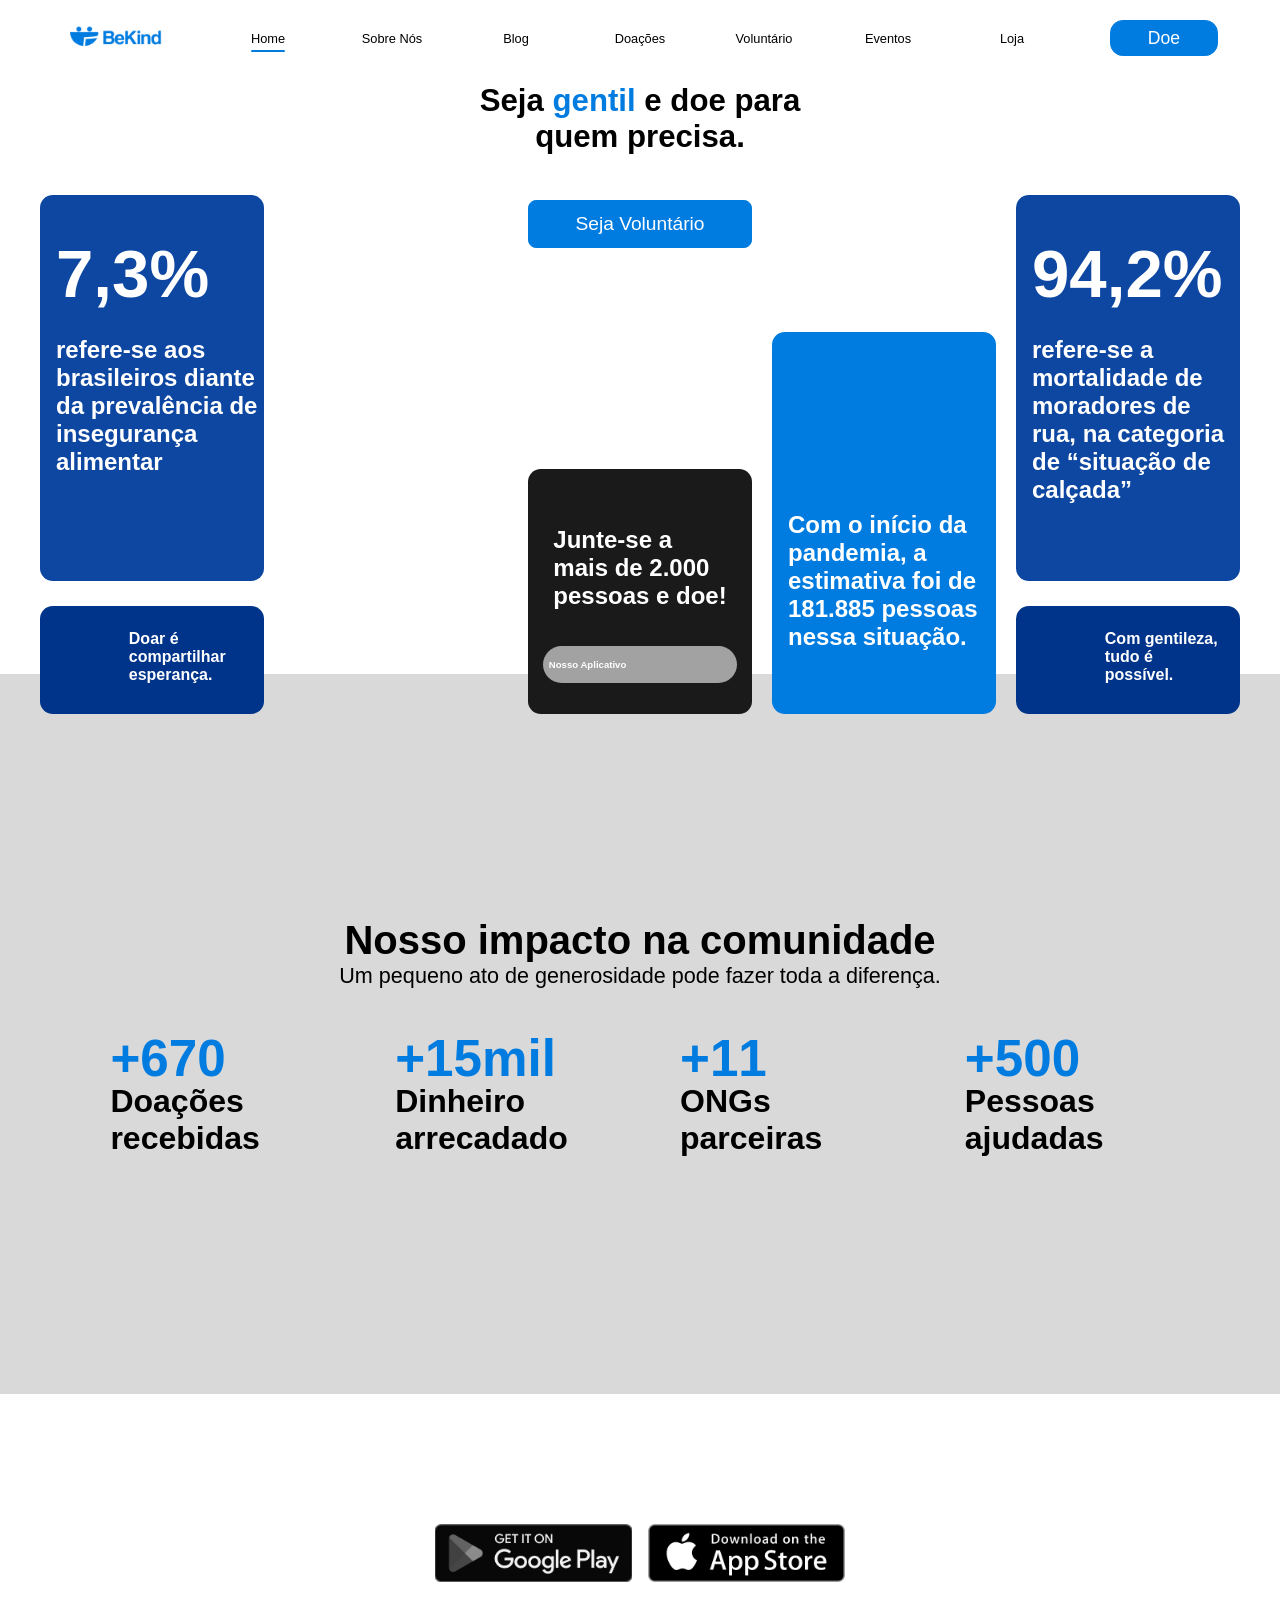
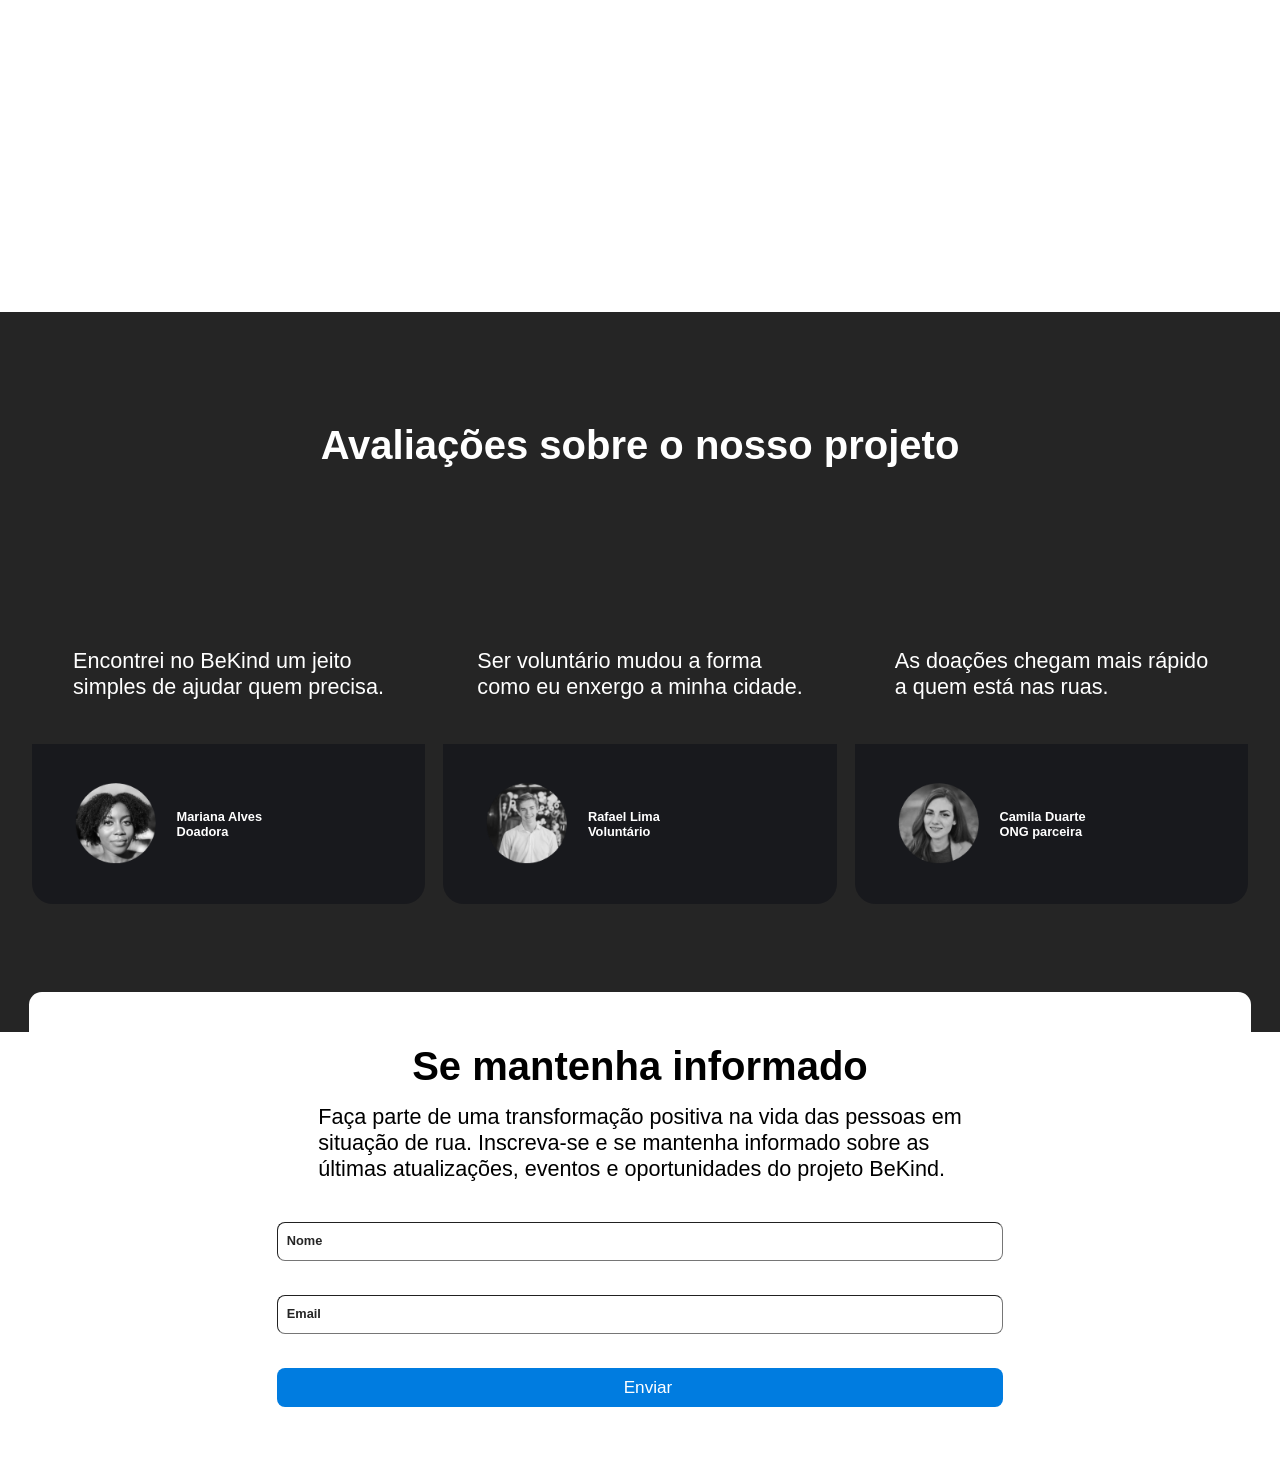
<file: index.html>
<!DOCTYPE html>
<html lang="pt-BR">

<head>
    <meta charset="UTF-8">
    <meta http-equiv="refresh" content="0; url=site/home.html">
    <title>BeKind</title>
</head>

<body>
    <a href="site/home.html">Ir para o site do BeKind</a>
</body>

</html>
</file>
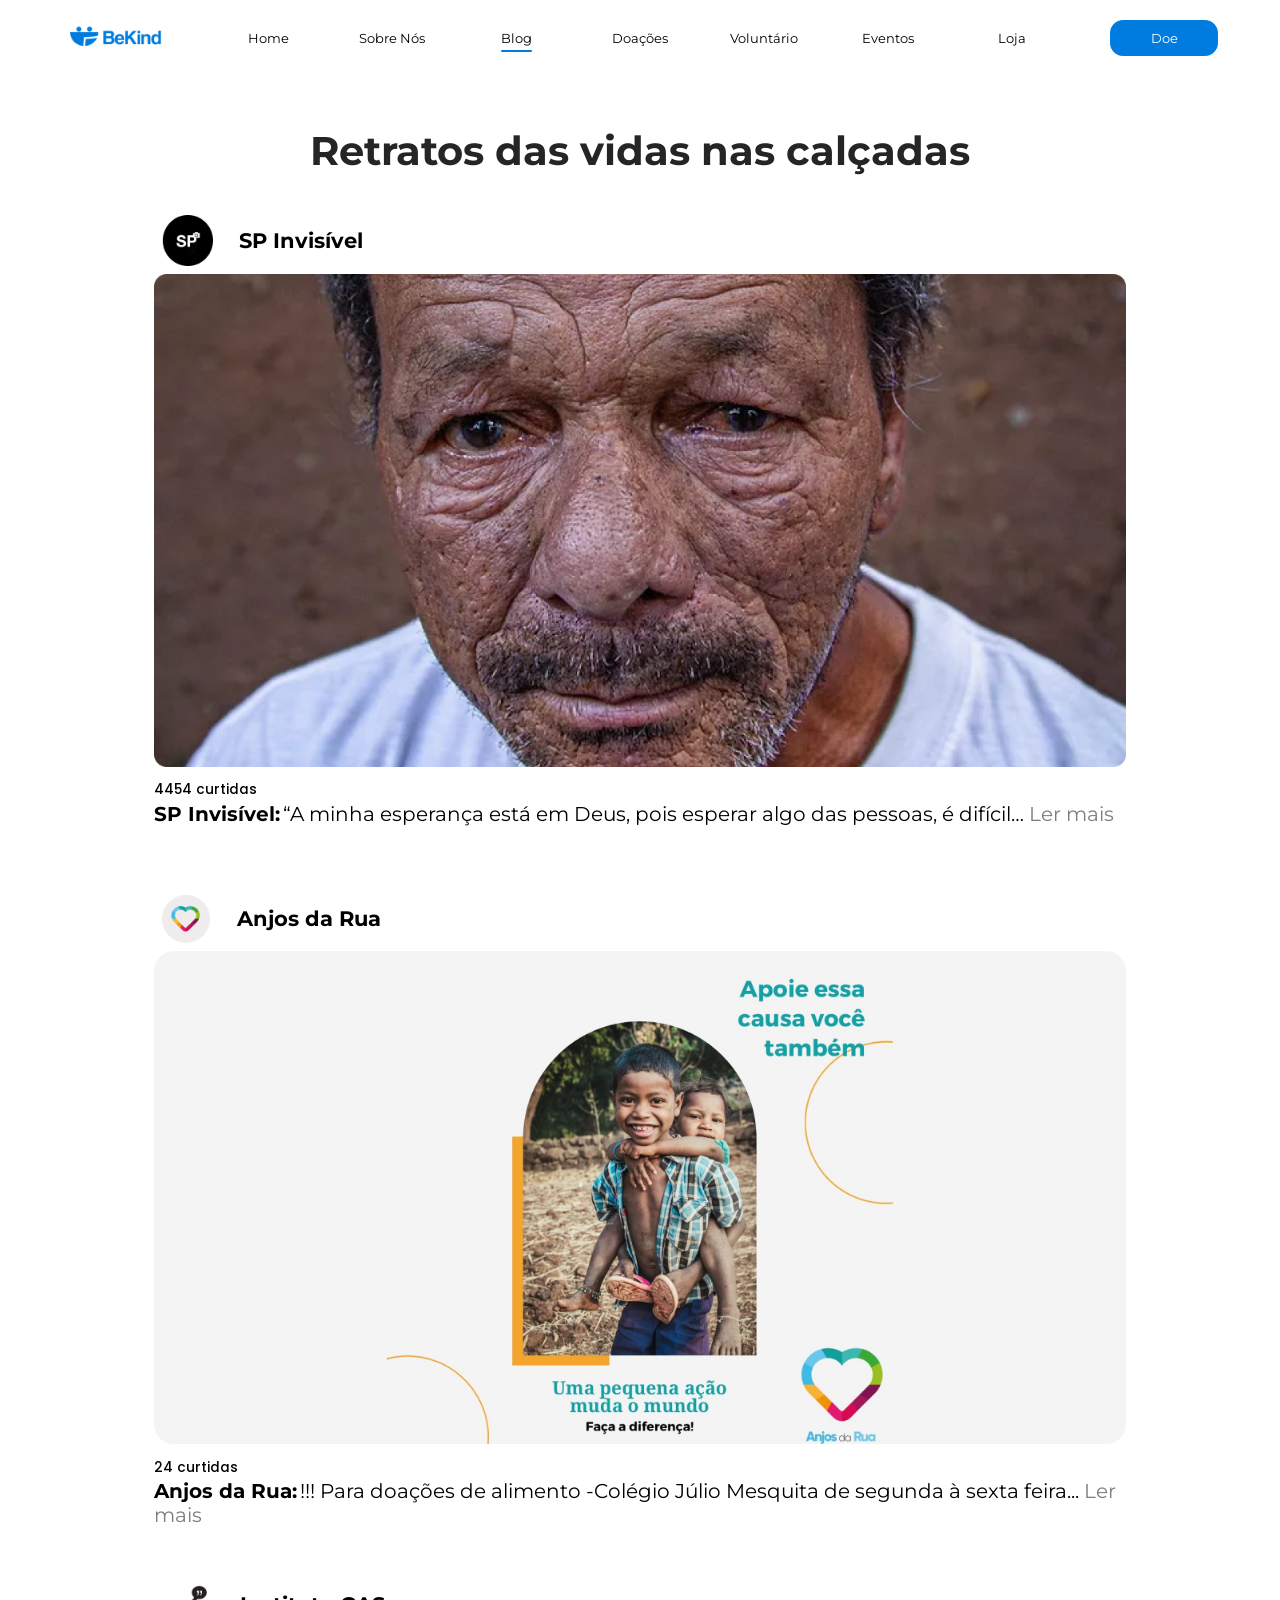
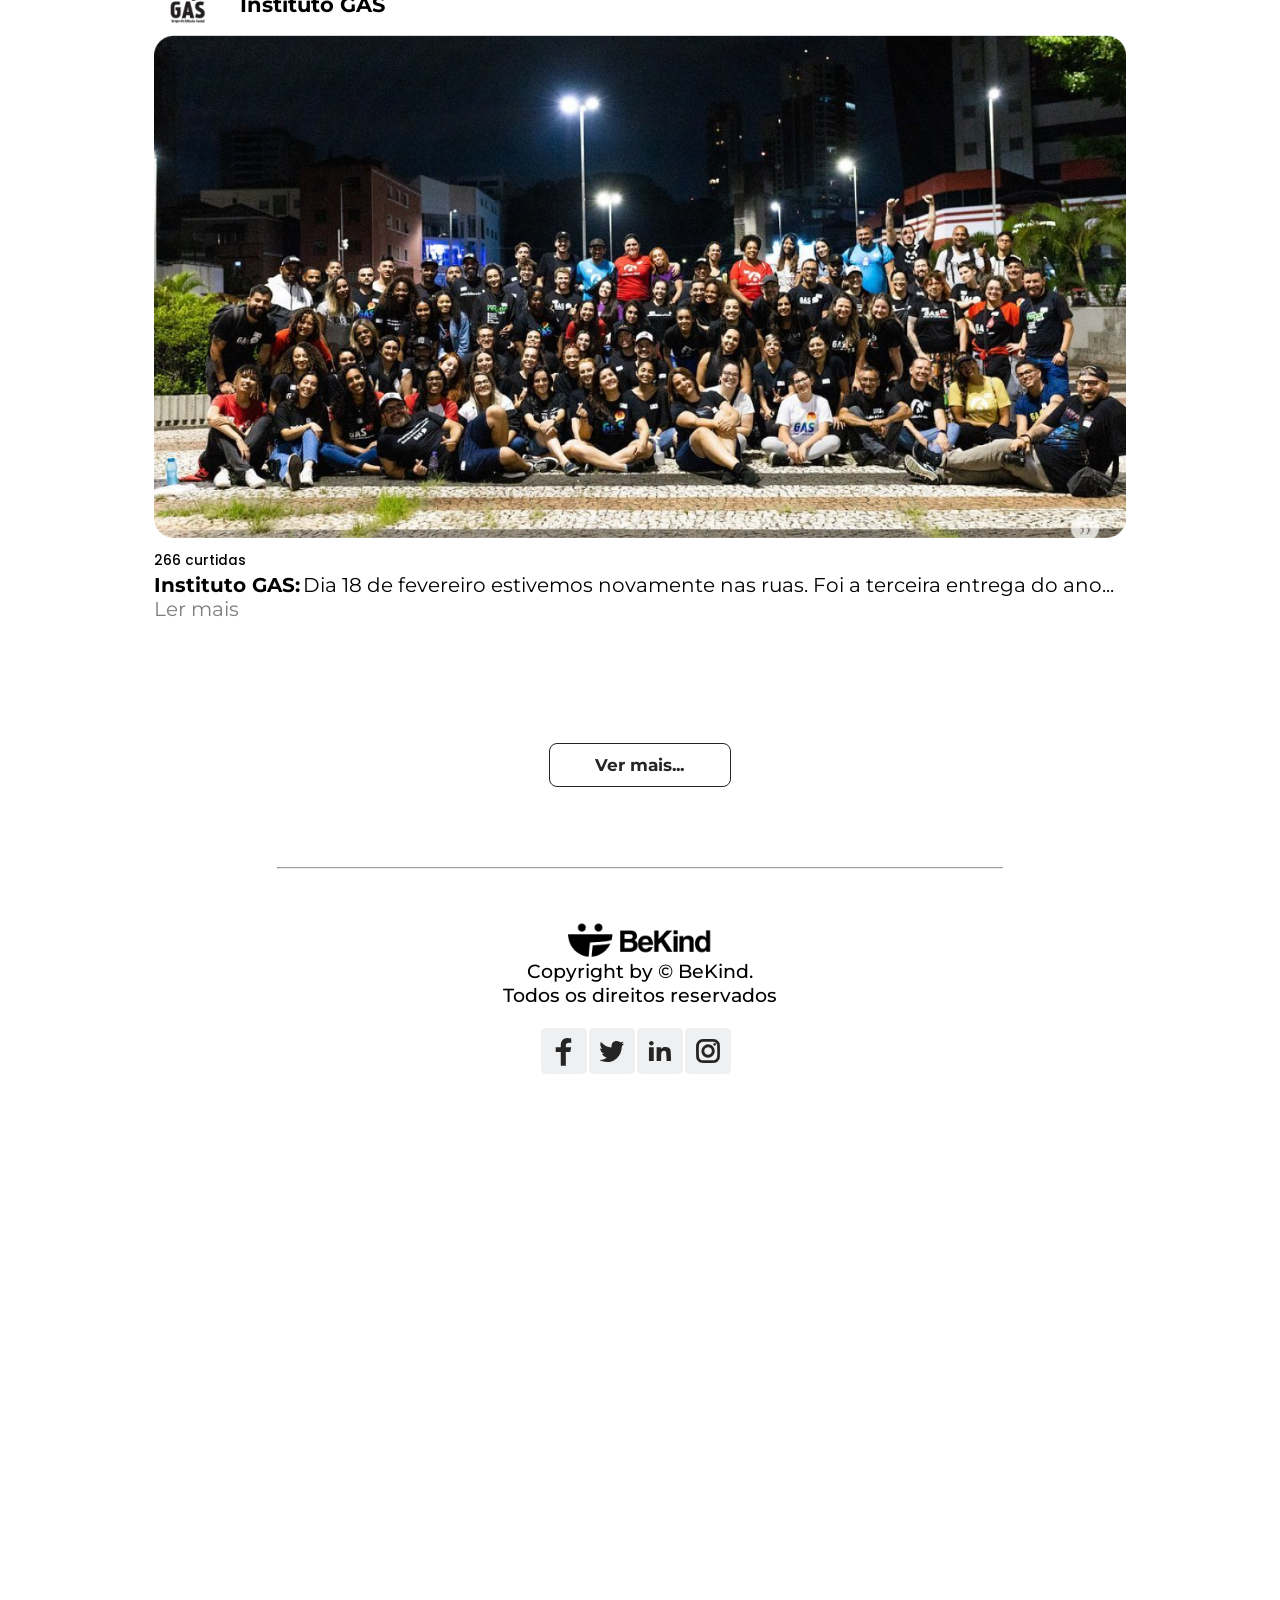
<file: site/blog.html>
<!DOCTYPE html>
<html lang="pt-BR">

<head>
    <meta charset="UTF-8">
    <meta http-equiv="X-UA-Compatible" content="IE=edge">
    <meta name="viewport" content="width=device-width, initial-scale=1.0">
    <title>BeKind | Blog</title>
    <link rel="stylesheet" href="../css/style_blog.css">
    <link rel="stylesheet" href="../css/comum.css">
    <link rel="icon" href="../img/home/icone.png" type="image/png">

    <script src="../js/script.js" defer></script>
</head>

<body>
    <div class="navbar">
        <div class="logo">
            <a href="home.html"><img src="../img/home/Logo.png" alt="BeKind"></a>
        </div>
        <div class="home">
            <a href="home.html">Home</a>
        </div>
        <div class="sobrenos">
            <a href="sobrenos.html">Sobre Nós</a>
        </div>
        <div class="blog">
            <a href="blog.html">Blog</a>
        </div>
        <div class="doacoes">
            <a href="doacoes.html">Doações</a>
        </div>
        <div class="voluntario">
            <a href="voluntario-cad.html">Voluntário</a></div>
        <div class="eventos">
            <a href="eventos.html">Eventos</a>
        </div>
        <div class="loja">
            <a href="loja/loja.html">Loja</a>
        </div>
        <div class="doe">
            <button class="btn_doe">Doe</button>
        </div>
    </div>

    <h1 class="titulo-blog">Retratos das vidas nas calçadas</h1>

    <div class="post">
        <div class="perfil">
            <img src="../img/blog/perfil-sp-invisivel.png" alt="">
            <text>SP Invisível</text>
        </div>

        <img src="../img/blog/img-blog1.png" alt="">
        <p style="margin-top: 17px;">4454 curtidas</p>

        <div class="descricao">
            <text style="font-weight: bold; font-size: 25px;">SP Invisível:</text>
            <text style="font-size: 25px;">“A minha esperança está em Deus, pois esperar algo das pessoas, é difícil… <span class="lermais">Ler mais</span></text>

        </div>
    </div>

    <div class="post">
        <div class="perfil">
            <img src="../img/blog/perfil-anjos-da-rua.png" alt="">
            <text>Anjos da Rua</text>
        </div>

        <img src="../img/blog/img-blog2.png" alt="">
        <p style="margin-top: 17px;">24 curtidas</p>

        <div class="descricao">
            <text style="font-weight: bold; font-size: 25px;">Anjos da Rua:</text>
            <text style="font-size: 25px;">!!! Para doações de alimento -Colégio Júlio Mesquita de segunda à sexta feira... <span class="lermais">Ler mais</span></text>

        </div>
    </div>

    <div class="post">
        <div class="perfil">
            <img src="../img/blog/perfil-instituto-gas.png" alt="">
            <text>Instituto GAS</text>
        </div>

        <img src="../img/blog/img-blog3.png" alt="">
        <p style="margin-top: 17px;">266 curtidas</p>

        <div class="descricao">
            <text style="font-weight: bold; font-size: 25px;">Instituto GAS:</text>
            <text style="font-size: 25px;"> Dia 18 de fevereiro estivemos novamente nas ruas. Foi a terceira entrega do ano... <span class="lermais">Ler mais</span></text>

        </div>
    </div>

    <a class="vermais" href="#">Ver mais...</a>

    <div class="rodape">
        <hr>
        <img class="logo" src="../img/home/logo-black.png" alt="BeKind">
        <h5>Copyright by © BeKind.</h5>
        <h5>Todos os direitos reservados</h5>

        <div class="redes-sociais">
            <a href="#"><img src="../img/home/Facebook.svg" alt="Facebook"></a>
            <a href="#"><img src="../img/home/Twitter.svg" alt="Twitter"></a>
            <a href="#"><img src="../img/home/Linkedin.svg" alt="LinkedIn"></a>
            <a href="#"><img src="../img/home/Insta.svg" alt="Instagram"></a>
        </div>

    </div>

</body>

</html>
</file>
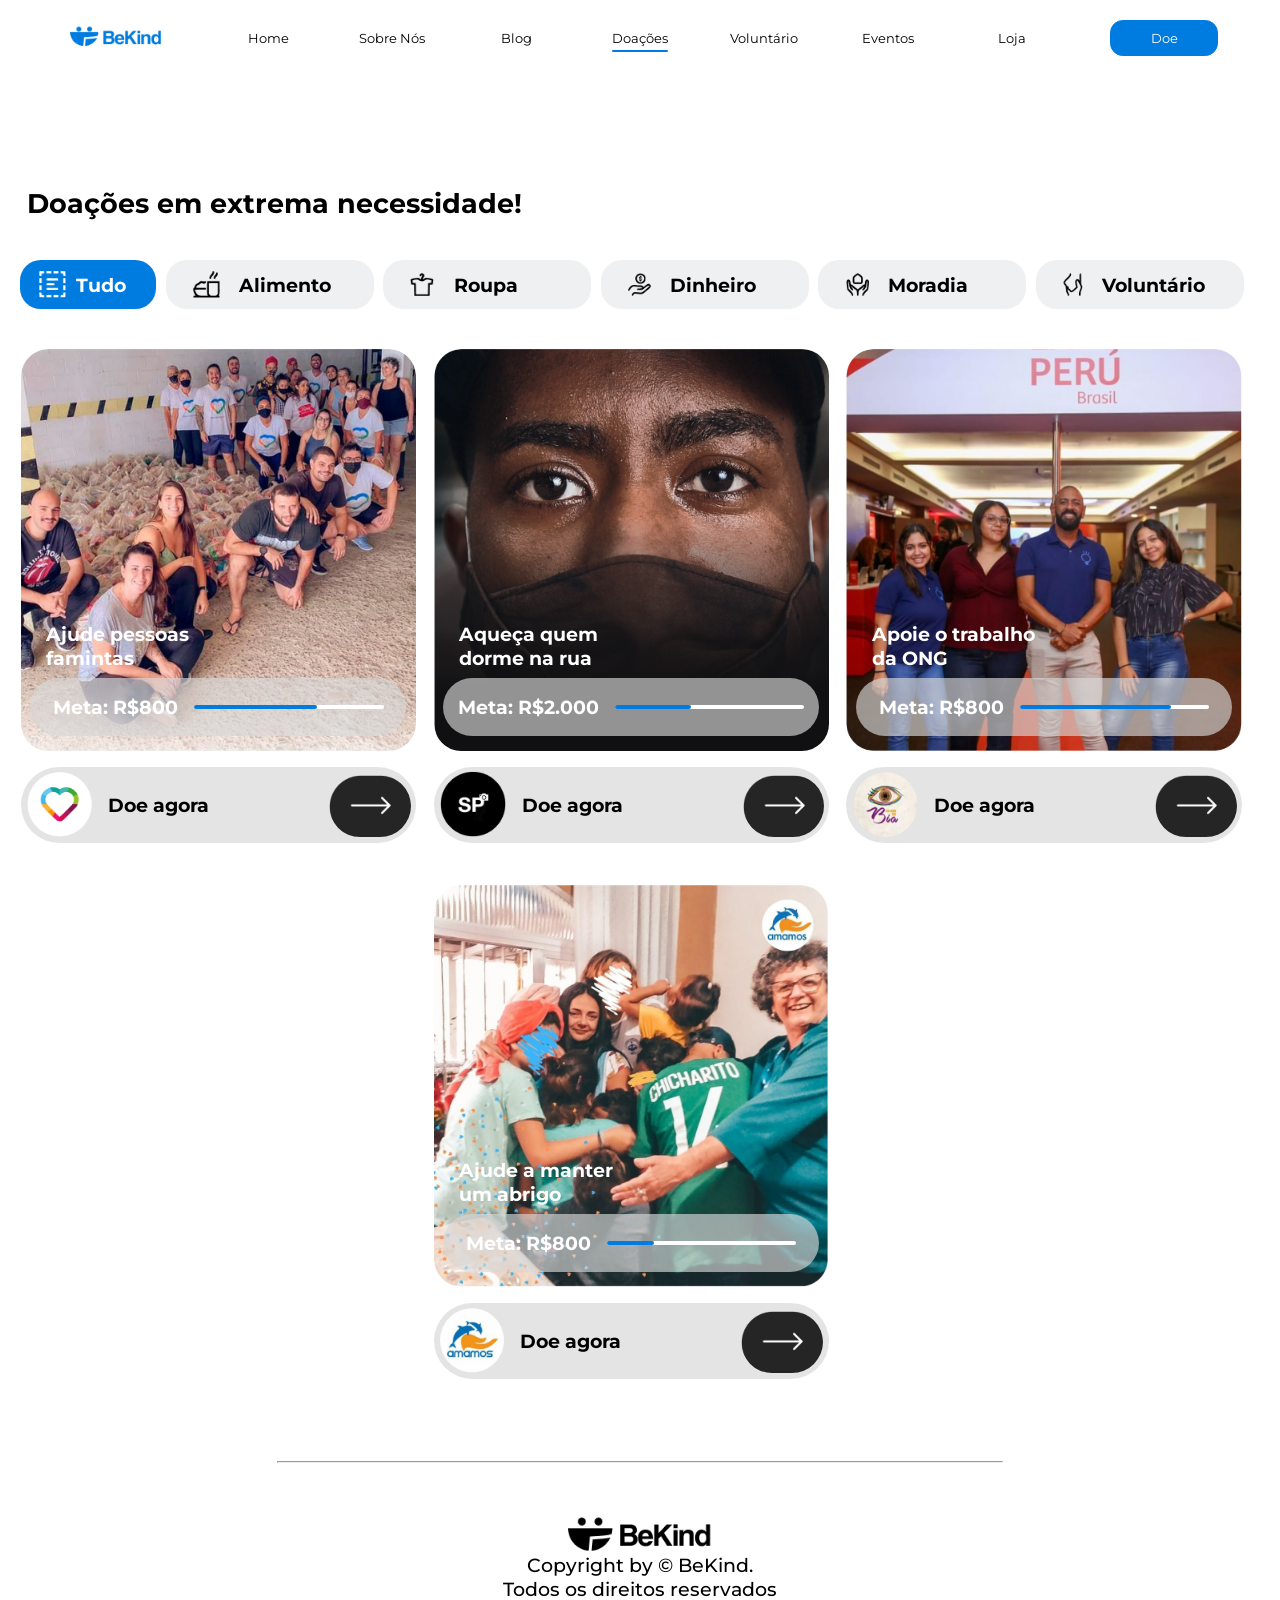
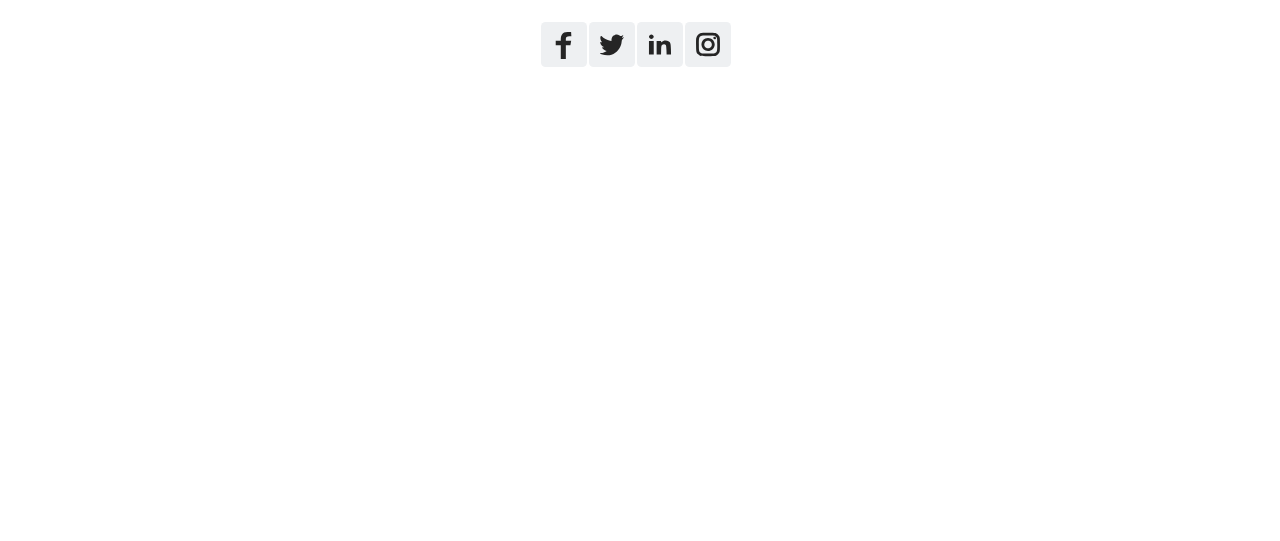
<file: site/doacoes.html>
<!DOCTYPE html>
<html lang="pt-BR">

<head>
    <meta charset="UTF-8">
    <meta http-equiv="X-UA-Compatible" content="IE=edge">
    <meta name="viewport" content="width=device-width, initial-scale=1.0">
    <title>BeKind | Doações</title>
    <link rel="stylesheet" href="../css/style_doacoes.css">
    <link rel="stylesheet" href="../css/comum.css">
    <link rel="icon" href="../img/home/icone.png" type="image/png">

    <script src="../js/script.js" defer></script>
</head>

<body>
    <div class="navbar">
        <div class="logo">
            <a href="home.html"><img src="../img/home/Logo.png" alt="BeKind"></a>
        </div>
        <div class="home">
            <a href="home.html">Home</a>
        </div>
        <div class="sobrenos">
            <a href="sobrenos.html">Sobre Nós</a>
        </div>
        <div class="blog">
            <a href="blog.html">Blog</a>
        </div>
        <div class="doacoes">
            <a href="doacoes.html">Doações</a>
        </div>
        <div class="voluntario">
            <a href="voluntario-cad.html">Voluntário</a></div>
        <div class="eventos">
            <a href="eventos.html">Eventos</a>
        </div>
        <div class="loja">
            <a href="loja/loja.html">Loja</a>
        </div>
        <div class="doe">
            <button class="btn_doe">Doe</button>
        </div>
    </div>

    <h4 class="titulo-doacoes">Doações em extrema necessidade!</h4>

    <div class="categorias">
        <div class="tudo ativo" data-categoria="tudo">
            <img src="../img/doacoes/tudo.png" alt="">
            <text>Tudo</text>
        </div>
        <div class="doageral" data-categoria="alimento">
            <img src="../img/doacoes/alimento.png" alt="">
            <text>Alimento</text>
        </div>
        <div class="doageral" data-categoria="roupa">
            <img src="../img/doacoes/roupas.png" alt="">
            <text>Roupa</text>
        </div>
        <div class="doageral" data-categoria="dinheiro">
            <img src="../img/doacoes/dinheiro.png" alt="">
            <text>Dinheiro</text>
        </div>
        <div class="doageral" data-categoria="moradia">
            <img src="../img/doacoes/moradia.png" alt="">
            <text>Moradia</text>
        </div>
        <div class="doageral" data-categoria="voluntario">
            <img src="../img/doacoes/voluntario.png" alt="">
            <text>Voluntário</text>
        </div>
    </div>

    <div class="card-doa">
        <div class="box-card" data-categoria="alimento" data-ong="Anjos da Rua">
            <div class="box-card1" style="background-image: url('../img/doacoes/Card - Anjos da Rua.png');">
                <div class="titulo-card">
                    <text>Ajude pessoas</text>
                    <text>famintas</text>
                </div>

                <div class="box-meta">
                    <text>Meta: R$800</text>
                    <div class="progress">
                        <div class="progress-bar" style="--progresso: 65%;"></div>
                    </div>
                </div>
            </div>
            <div class="box-card2">
                <div class="img-box2"><img src="../img/doacoes/perfil-anjosdarua.png" alt="Anjos da Rua"></div>
                <text style="margin-left: 20px;">Doe agora</text>
                <button class="btn-doe" aria-label="Doar para Anjos da Rua"></button>
            </div>
        </div>
        <div class="box-card" data-categoria="roupa" data-ong="SP Invisível">
            <div class="box-card1" style="background-image: url('../img/doacoes/Card - SP Invisivel.png');">
                <div class="titulo-card">
                    <text>Aqueça quem</text>
                    <text>dorme na rua</text>
                </div>

                <div class="box-meta">
                    <text>Meta: R$2.000</text>
                    <div class="progress">
                        <div class="progress-bar" style="--progresso: 40%;"></div>
                    </div>
                </div>
            </div>
            <div class="box-card2">
                <div class="img-box2"><img src="../img/doacoes/perfil-spinvisivel.png" alt="SP Invisível"></div>
                <text style="margin-left: 20px;">Doe agora</text>
                <button class="btn-doe" aria-label="Doar para SP Invisível"></button>
            </div>
        </div>
        <div class="box-card" data-categoria="dinheiro" data-ong="Olhar de Bia">
            <div class="box-card1" style="background-image: url('../img/doacoes/Card - Olhar de Bia.png');">
                <div class="titulo-card">
                    <text>Apoie o trabalho</text>
                    <text>da ONG</text>
                </div>

                <div class="box-meta">
                    <text>Meta: R$800</text>
                    <div class="progress">
                        <div class="progress-bar" style="--progresso: 80%;"></div>
                    </div>
                </div>
            </div>
            <div class="box-card2">
                <div class="img-box2"><img src="../img/doacoes/perfil-olhardebia.png" alt="Olhar de Bia"></div>
                <text style="margin-left: 20px;">Doe agora</text>
                <button class="btn-doe" aria-label="Doar para Olhar de Bia"></button>
            </div>
        </div>
        <div class="box-card" data-categoria="moradia" data-ong="ONG Amamos">
            <div class="box-card1" style="background-image: url('../img/doacoes/Card - ONG Amamos.png');">
                <div class="titulo-card">
                    <text>Ajude a manter</text>
                    <text>um abrigo</text>
                </div>

                <div class="box-meta">
                    <text>Meta: R$800</text>
                    <div class="progress">
                        <div class="progress-bar" style="--progresso: 25%;"></div>
                    </div>
                </div>
            </div>
            <div class="box-card2">
                <div class="img-box2"><img src="../img/doacoes/perfil-ongamamos.png" alt="ONG Amamos"></div>
                <text style="margin-left: 20px;">Doe agora</text>
                <button class="btn-doe" aria-label="Doar para ONG Amamos"></button>
            </div>
        </div>
    </div>

    <p class="sem-campanhas">Nenhuma campanha nesta categoria no momento. Que tal <a href="voluntario-cad.html">se cadastrar como voluntário</a>?</p>

    <div class="rodape">
        <hr>
        <img class="logo" src="../img/home/logo-black.png" alt="BeKind">
        <h5>Copyright by © BeKind.</h5>
        <h5>Todos os direitos reservados</h5>

        <div class="redes-sociais">
            <a href="#"><img src="../img/home/Facebook.svg" alt="Facebook"></a>
            <a href="#"><img src="../img/home/Twitter.svg" alt="Twitter"></a>
            <a href="#"><img src="../img/home/Linkedin.svg" alt="LinkedIn"></a>
            <a href="#"><img src="../img/home/Insta.svg" alt="Instagram"></a>
        </div>
    </div>

</body>

</html>
</file>
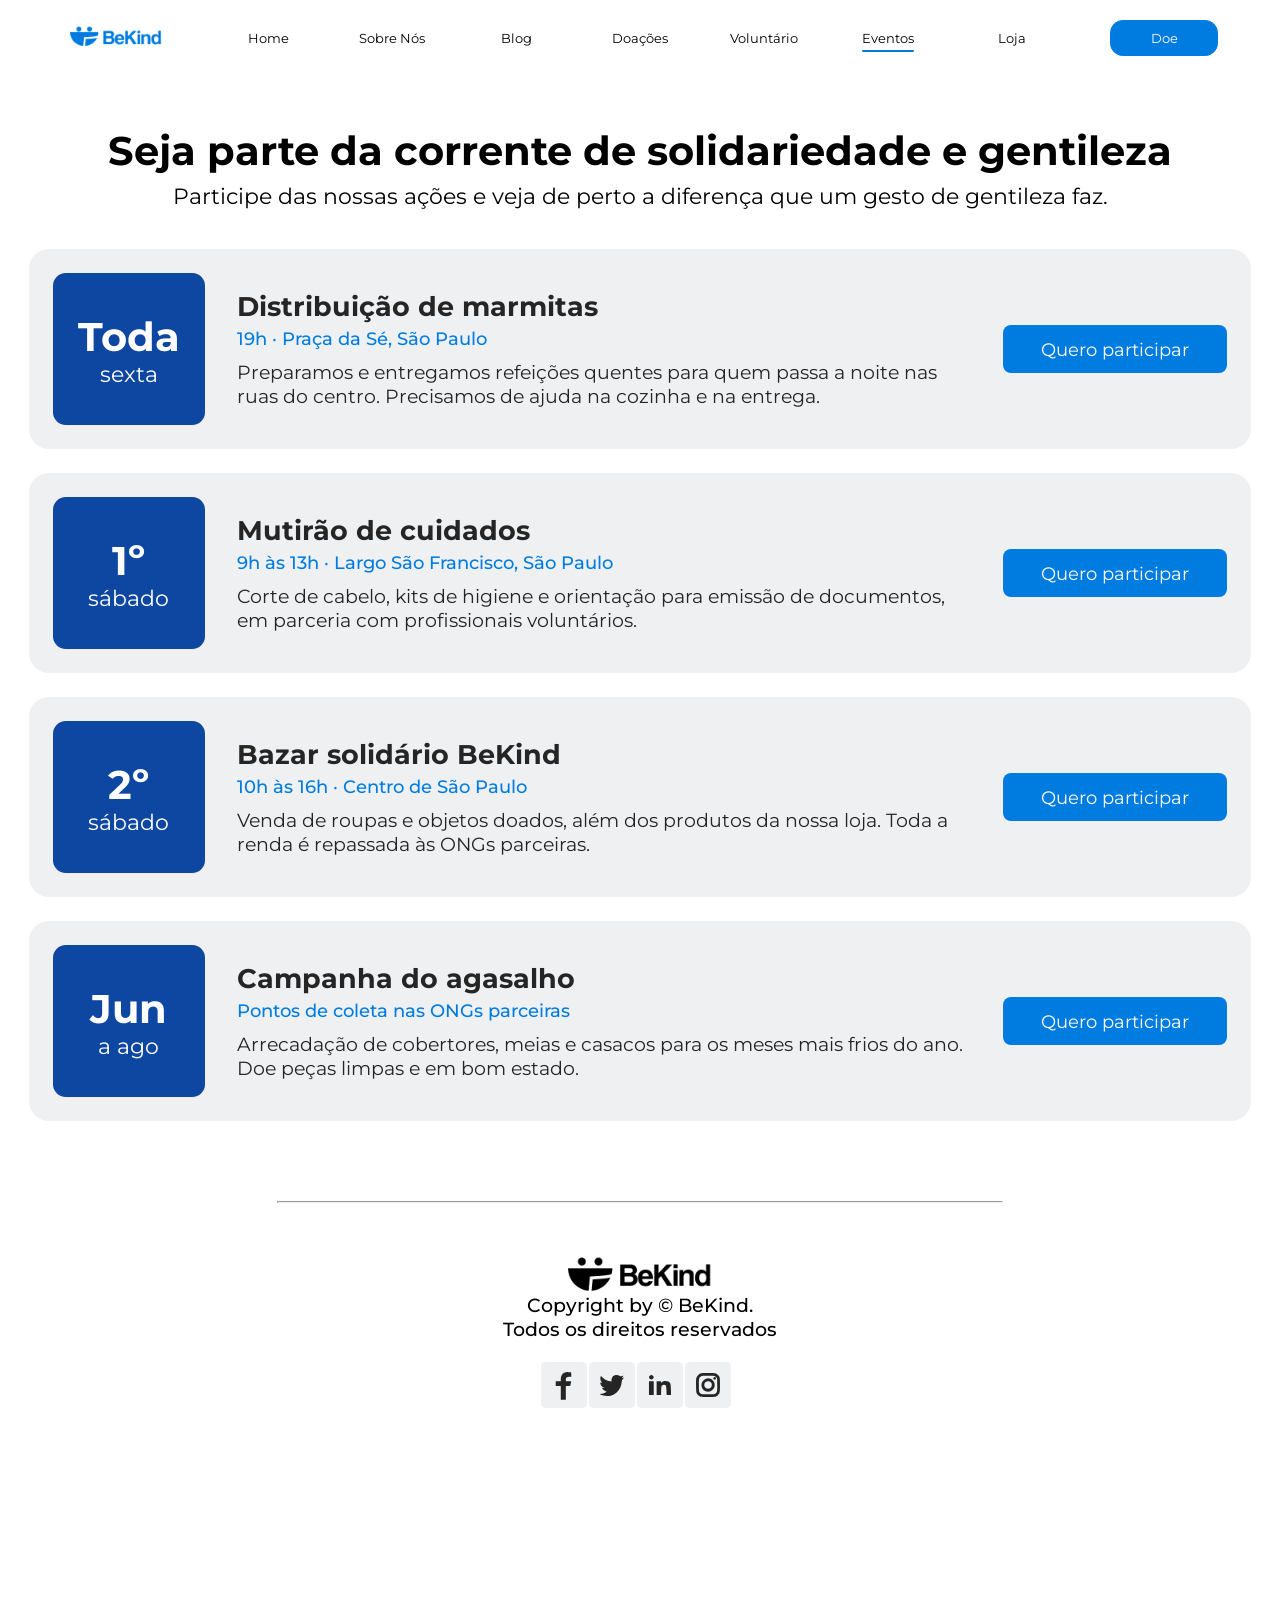
<file: site/eventos.html>
<!DOCTYPE html>
<html lang="pt-BR">

<head>
    <meta charset="UTF-8">
    <meta http-equiv="X-UA-Compatible" content="IE=edge">
    <meta name="viewport" content="width=device-width, initial-scale=1.0">
    <title>BeKind | Eventos</title>
    <link rel="stylesheet" href="../css/style_index.css">
    <link rel="stylesheet" href="../css/style_eventos.css">
    <link rel="stylesheet" href="../css/comum.css">
    <link rel="icon" href="../img/home/icone.png" type="image/png">

    <script src="../js/script.js" defer></script>
</head>

<body>
    <div class="navbar">
        <div class="logo">
            <a href="home.html"><img src="../img/home/Logo.png" alt="BeKind"></a>
        </div>
        <div class="home">
            <a href="home.html">Home</a>
        </div>
        <div class="sobrenos">
            <a href="sobrenos.html">Sobre Nós</a>
        </div>
        <div class="blog">
            <a href="blog.html">Blog</a>
        </div>
        <div class="doacoes">
            <a href="doacoes.html">Doações</a>
        </div>
        <div class="voluntario">
            <a href="voluntario-cad.html">Voluntário</a></div>
        <div class="eventos">
            <a href="eventos.html">Eventos</a>
        </div>
        <div class="loja">
            <a href="loja/loja.html">Loja</a>
        </div>
        <div class="doe">
            <button class="btn_doe">Doe</button>
        </div>
    </div>

    <div class="topo-eventos">
        <h1>Seja parte da corrente de solidariedade e gentileza</h1>
        <p>Participe das nossas ações e veja de perto a diferença que um gesto de gentileza faz.</p>
    </div>

    <div class="lista-eventos">
        <div class="evento">
            <div class="data-evento">
                <h2>Toda</h2>
                <p>sexta</p>
            </div>
            <div class="dados-evento">
                <h3>Distribuição de marmitas</h3>
                <h4>19h · Praça da Sé, São Paulo</h4>
                <p>Preparamos e entregamos refeições quentes para quem passa a noite nas ruas do centro. Precisamos de ajuda na cozinha e na entrega.</p>
            </div>
            <a href="voluntario-cad.html" class="btn-evento">Quero participar</a>
        </div>
        <div class="evento">
            <div class="data-evento">
                <h2>1º</h2>
                <p>sábado</p>
            </div>
            <div class="dados-evento">
                <h3>Mutirão de cuidados</h3>
                <h4>9h às 13h · Largo São Francisco, São Paulo</h4>
                <p>Corte de cabelo, kits de higiene e orientação para emissão de documentos, em parceria com profissionais voluntários.</p>
            </div>
            <a href="voluntario-cad.html" class="btn-evento">Quero participar</a>
        </div>
        <div class="evento">
            <div class="data-evento">
                <h2>2º</h2>
                <p>sábado</p>
            </div>
            <div class="dados-evento">
                <h3>Bazar solidário BeKind</h3>
                <h4>10h às 16h · Centro de São Paulo</h4>
                <p>Venda de roupas e objetos doados, além dos produtos da nossa loja. Toda a renda é repassada às ONGs parceiras.</p>
            </div>
            <a href="voluntario-cad.html" class="btn-evento">Quero participar</a>
        </div>
        <div class="evento">
            <div class="data-evento">
                <h2>Jun</h2>
                <p>a ago</p>
            </div>
            <div class="dados-evento">
                <h3>Campanha do agasalho</h3>
                <h4>Pontos de coleta nas ONGs parceiras</h4>
                <p>Arrecadação de cobertores, meias e casacos para os meses mais frios do ano. Doe peças limpas e em bom estado.</p>
            </div>
            <a href="voluntario-cad.html" class="btn-evento">Quero participar</a>
        </div>
    </div>

    <div class="rodape">
        <hr>
        <img class="logo" src="../img/home/logo-black.png" alt="BeKind">
        <h5>Copyright by © BeKind.</h5>
        <h5>Todos os direitos reservados</h5>

        <div class="redes-sociais">
            <a href="#"><img src="../img/home/Facebook.svg" alt="Facebook"></a>
            <a href="#"><img src="../img/home/Twitter.svg" alt="Twitter"></a>
            <a href="#"><img src="../img/home/Linkedin.svg" alt="LinkedIn"></a>
            <a href="#"><img src="../img/home/Insta.svg" alt="Instagram"></a>
        </div>
    </div>
</body>

</html>
</file>
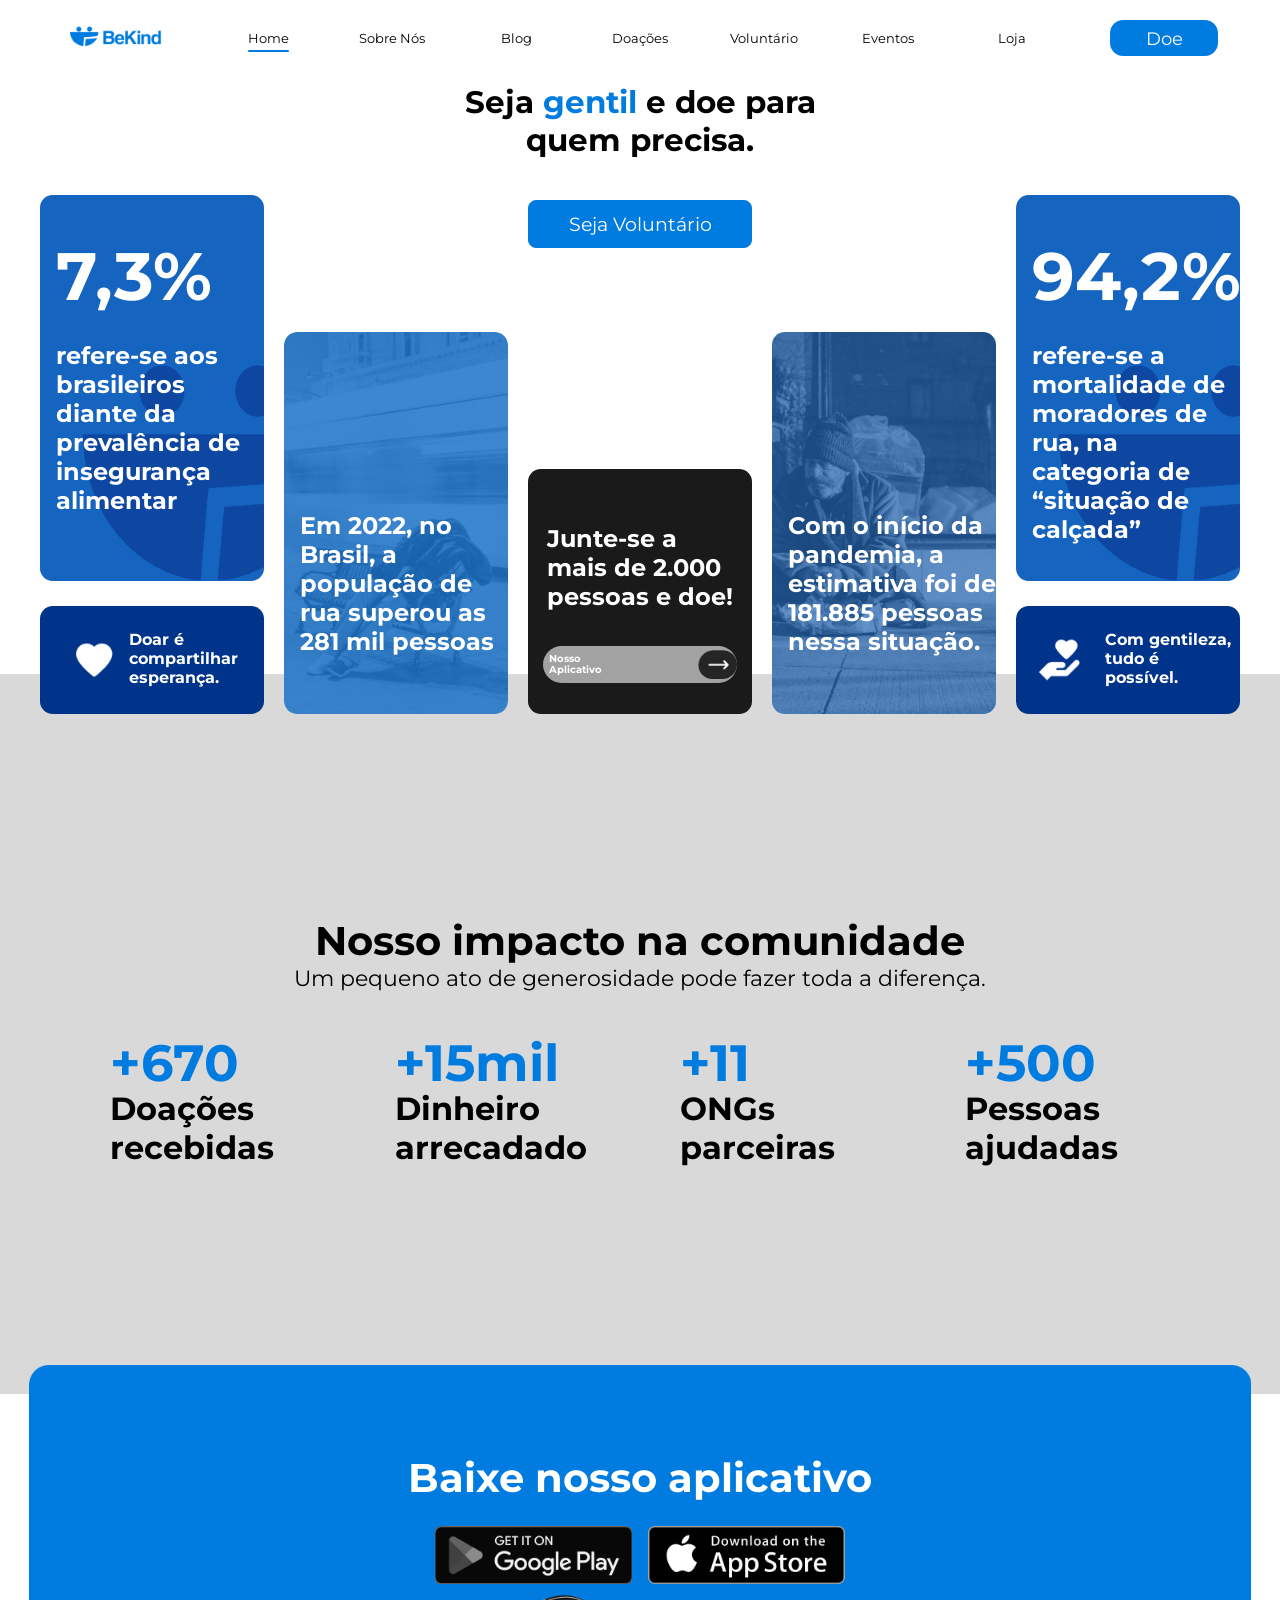
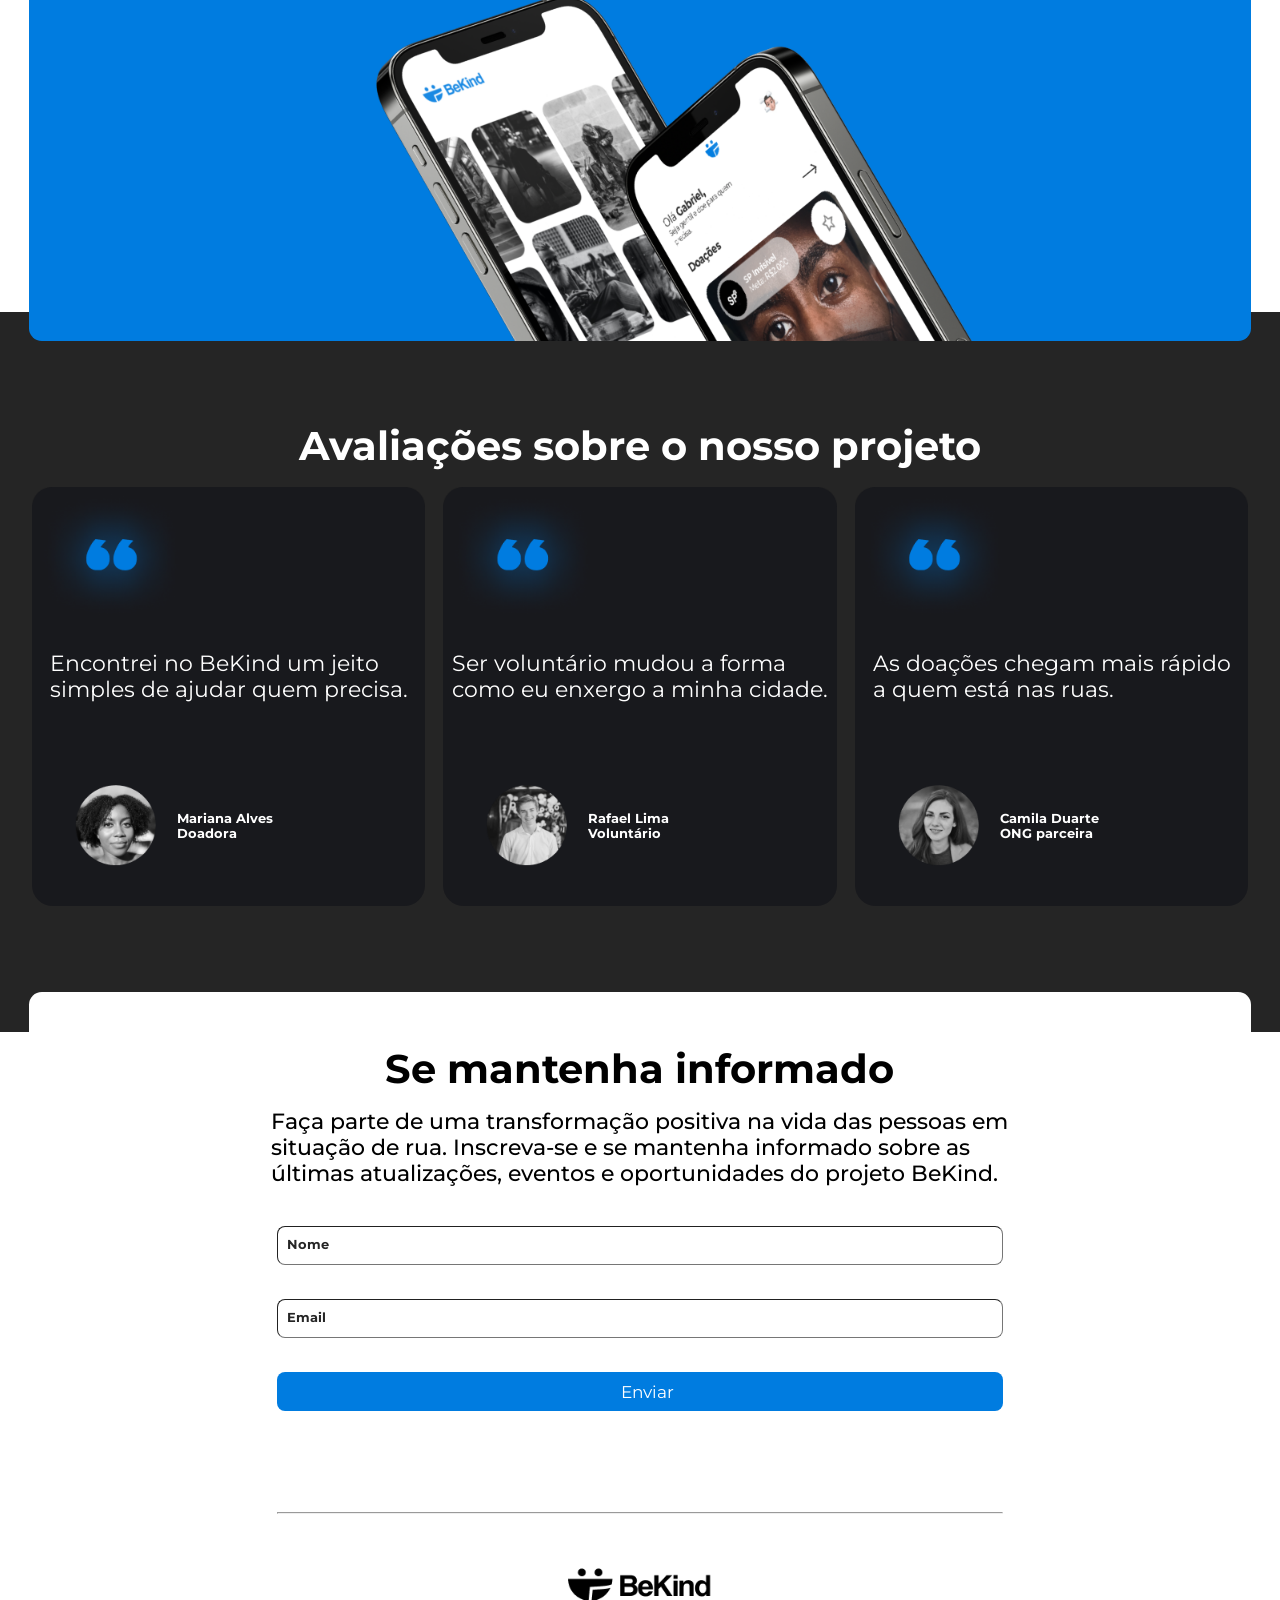
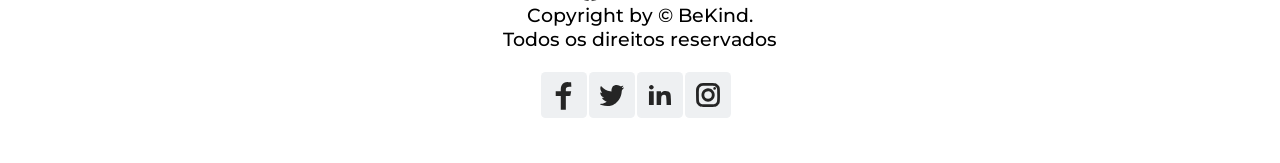
<file: site/home.html>
<!DOCTYPE html>
<html lang="pt-BR">

<head>
    <meta charset="UTF-8">
    <meta http-equiv="X-UA-Compatible" content="IE=edge">
    <meta name="viewport" content="width=device-width, initial-scale=1.0">
    <title>BeKind | Home</title>
    <link rel="stylesheet" href="../css/style_index.css">
    <link rel="stylesheet" href="../css/comum.css">
    <link rel="icon" href="../img/home/icone.png" type="image/png">

    <script src="../js/script.js" defer></script>
</head>

<body>
    <section id="header">
        <div class="navbar">
            <div class="logo">
                <a href="home.html"><img src="../img/home/Logo.png" alt="BeKind"></a>
            </div>
            <div class="home">
                <a href="home.html">Home</a>
            </div>
            <div class="sobrenos">
                <a href="sobrenos.html">Sobre Nós</a>
            </div>
            <div class="blog">
                <a href="blog.html">Blog</a>
            </div>
            <div class="doacoes">
                <a href="doacoes.html">Doações</a>
            </div>
            <div class="voluntario">
                <a href="voluntario-cad.html">Voluntário</a></div>
            <div class="eventos">
                <a href="eventos.html">Eventos</a>
            </div>
            <div class="loja">
                <a href="loja/loja.html">Loja</a>
            </div>
            <div class="doe">
                <button class="btn_doe">
                <a href="doacoes.html">Doe</a>
            </button>
            </div>
        </div>
    </section>

    <section id="aprsentacao">
        <div class="text-center">
            <h1>Seja <span class="destaque">gentil</span> e doe para<br/> quem precisa.</h1>

        </div>
        <div class="container">
            <div class="box1">
                <h1>7,3%</h1>
                <h3>refere-se aos brasileiros diante da prevalência de insegurança alimentar</h3>
            </div>
            <div class="boxin2">
                <button>
                    <a href="voluntario-cad.html">Seja Voluntário</a>
                </button>
            </div>
            <div class="box2">
                <h1>Doar é compartilhar esperança.</h1>
            </div>
            <div class="box3">
                <h1>Em 2022, no Brasil, a população de rua superou as 281 mil pessoas</h1>
            </div>
            <div class="box4">
                <div class="box4-1">
                    <h1>Junte-se a <br/>mais de 2.000<br/>pessoas e doe!</h1>
                </div>
                <div class="box4-2">
                    <div class="cxbtn">
                        <h1>Nosso Aplicativo</h1>
                        <button class="btnbox4"></button>
                    </div>
                </div>
            </div>
            <div class="box5">
                <h1>Com o início da pandemia, a estimativa foi de 181.885 pessoas nessa situação.</h1>
            </div>
            <div class="box6">
                <h1>94,2%</h1>
                <h3>refere-se a mortalidade de moradores de rua, na categoria de “situação de calçada”</h3>
            </div>
            <div class="box7">
                <h1>Com gentileza, tudo é <br/> possível.</h1>
            </div>
        </div>
    </section>

    <section id="2">
        <div class="text-impacto">
            <h1>Nosso impacto na comunidade</h1>
            <p>Um pequeno ato de generosidade pode fazer toda a diferença.</p>
        </div>

        <div class="impacto">
            <div class="doacoes_recebidas">
                <span class="negrito">
                    <h1>+670</h1> <br/>
                    <p>Doações recebidas</p>
                </span>
            </div>
            <div class="dinheiro_arrecadado">
                <span class="negrito">
                    <h1>+15mil</h1> <br/>
                    <p>Dinheiro arrecadado</p>
                </span>
            </div>
            <div class="ongs_parceiras">
                <span class="negrito">
                    <h1>+11</h1> <br/>
                    <p>ONGs parceiras</p>
                </span>
            </div>
            <div class="pessoas_ajudadas">
                <span class="negrito">
                    <h1>+500</h1> <br/>
                    <p>Pessoas ajudadas</p>
                </span>
            </div>
        </div>
    </section>

    <section id="aplicativo">
        <div class="boxmissoes">
            <h1>Baixe nosso aplicativo</h1>
            <div class="btns-download">
                <a href="#">
                    <img src="../img/home/btn-google-play.png" alt="Disponível no Google Play">
                </a>
                <a href="#">
                    <img src="../img/home/btn-apple-store.png" alt="Baixar na App Store">
                </a>
            </div>
        </div>
    </section>

    <section id="4">
        <h2>Avaliações sobre o nosso projeto</h2>
        <div class="feedback">
            <div class="feed1">
                <div class="cmnt">
                    <div class="frase">
                        <p>Encontrei no BeKind um jeito<br/>simples de ajudar quem precisa.</p>
                    </div>
                    <div class="foto-cmnt">
                        <img src="../img/home/img-feed1.png" alt="">
                    </div>
                    <div class="nome-cmnt">
                        <h4><span class="negrito"> Mariana Alves </span><br/> Doadora </h4>
                    </div>
                </div>
            </div>
            <div class="feed2">
                <div class="cmnt">
                    <div class="frase">
                        <p>Ser voluntário mudou a forma<br/>como eu enxergo a minha cidade.</p>
                    </div>
                    <div class="foto-cmnt">
                        <img src="../img/home/img-feed2.png" alt="">
                    </div>
                    <div class="nome-cmnt">
                        <h4><span class="negrito"> Rafael Lima </span><br/> Voluntário </h4>
                    </div>
                </div>
            </div>
            <div class="feed3">
                <div class="cmnt">
                    <div class="frase">
                        <p>As doações chegam mais rápido<br/>a quem está nas ruas.</p>
                    </div>
                    <div class="foto-cmnt">
                        <img src="../img/home/img-feed3.png" alt="">
                    </div>
                    <div class="nome-cmnt">
                        <h4><span class="negrito"> Camila Duarte </span><br/> ONG parceira </h4>
                    </div>
                </div>
            </div>
        </div>
    </section>

    <section id="5">
        <div class="mnth-informado">
            <h2>Se mantenha informado</h2><br/>
            <p> Faça parte de uma transformação positiva na vida das pessoas em<br/> situação de rua. Inscreva-se e se mantenha informado sobre as<br/> últimas atualizações, eventos e oportunidades do projeto BeKind.</p>
            <form id="form-novidades" class="form-informado">
                <div class=" input-container">
                    <input type="text" id="username" name="nome" class="text-input" autocomplete="off" placeholder="Digite seu nome" required/>
                    <label for="username" class="label">Nome</label>
                </div>
                <div class=" input-container">
                    <input type="email" id="email" name="email" class="text-input" autocomplete="off" placeholder="Digite seu email" required/>
                    <label for="email" class="label">Email</label>
                </div>
                <input class="enviar" type="submit" value="Enviar">
            </form>

            <div class="rodape">
                <hr>
                <img class="logo" src="../img/home/logo-black.png" alt="BeKind">
                <h5>Copyright by © BeKind.</h5>
                <h5>Todos os direitos reservados</h5>

                <div class="redes-sociais">
                    <a href="#"><img src="../img/home/Facebook.svg" alt="Facebook"></a>
                    <a href="#"><img src="../img/home/Twitter.svg" alt="Twitter"></a>
                    <a href="#"><img src="../img/home/Linkedin.svg" alt="LinkedIn"></a>
                    <a href="#"><img src="../img/home/Insta.svg" alt="Instagram"></a>
                </div>

            </div>
        </div>

    </section>




</body>

</html>
</file>
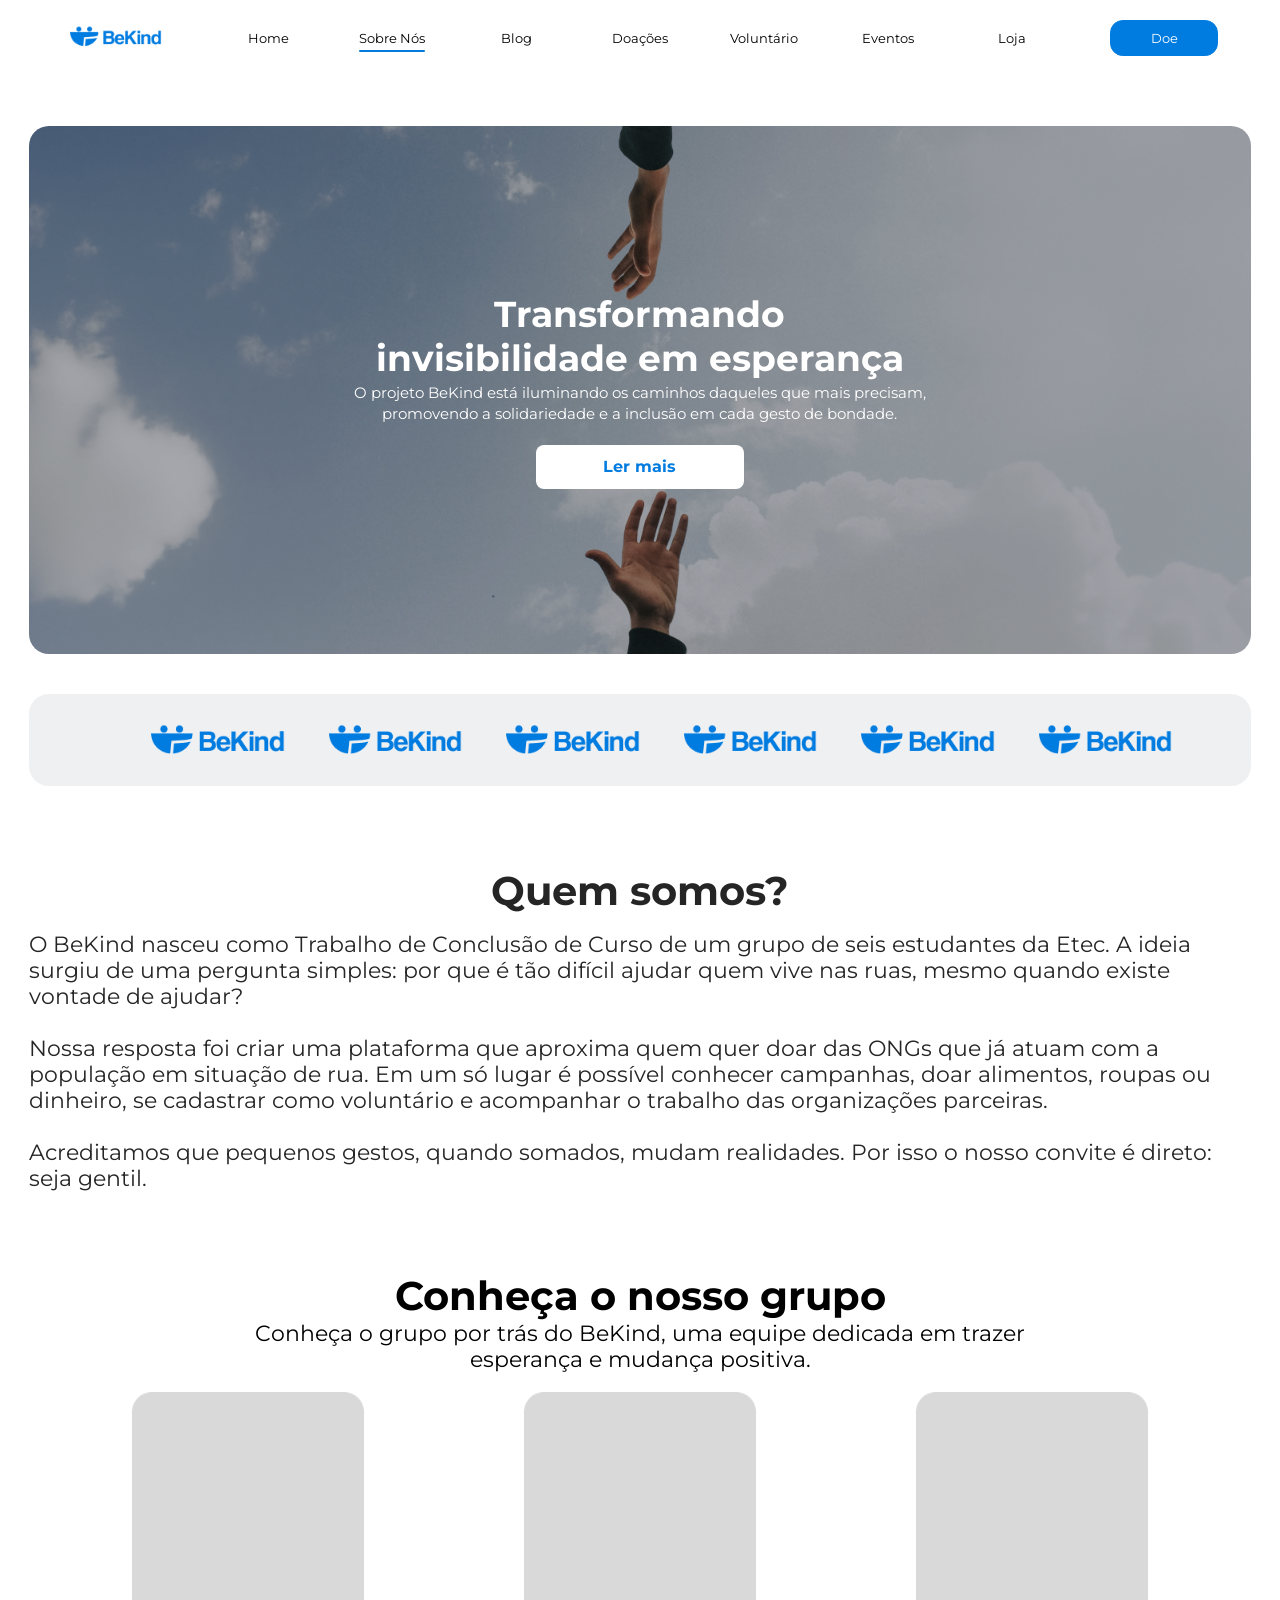
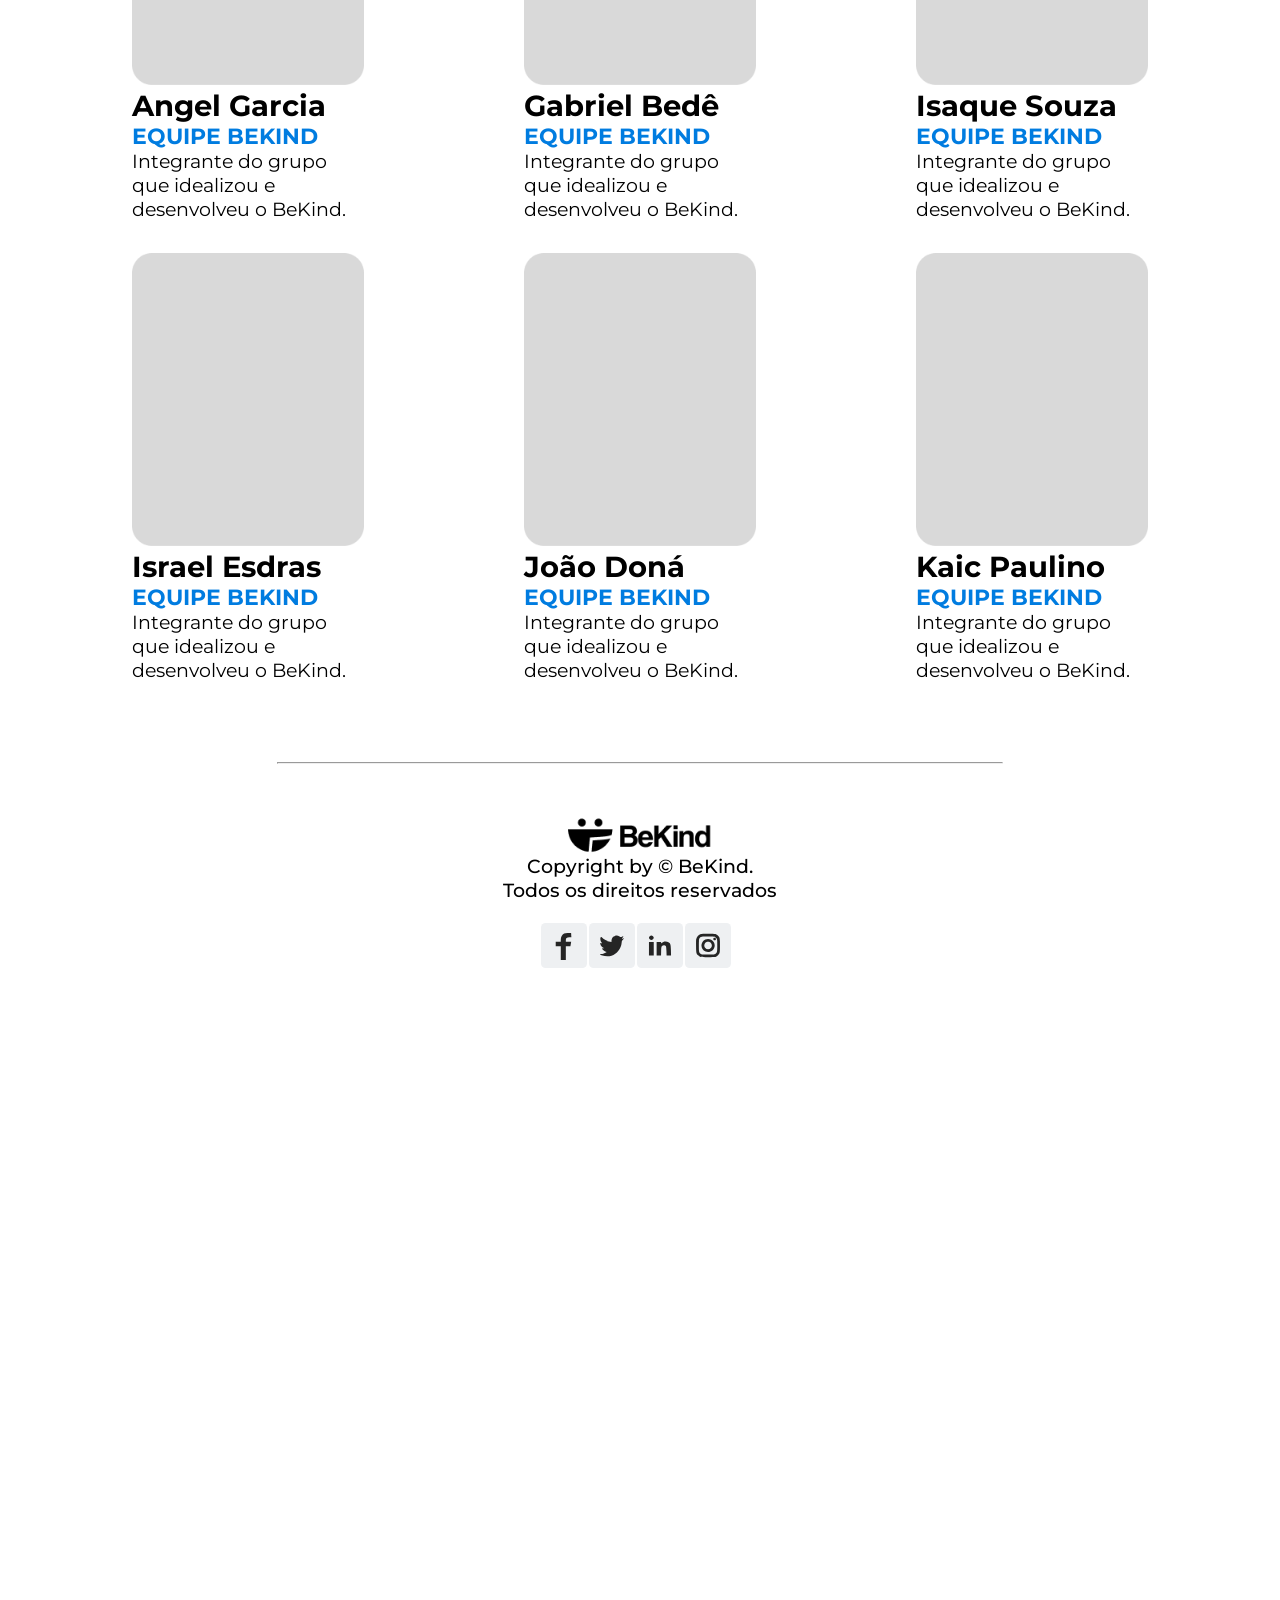
<file: site/sobrenos.html>
<!DOCTYPE html>
<html lang="pt-BR">

<head>
    <meta charset="UTF-8">
    <meta http-equiv="X-UA-Compatible" content="IE=edge">
    <meta name="viewport" content="width=device-width, initial-scale=1.0">
    <title>BeKind | Sobre nós</title>
    <link rel="stylesheet" href="../css/style_sobrenos.css">
    <link rel="stylesheet" href="../css/comum.css">
    <link rel="icon" href="../img/home/icone.png" type="image/png">

    <script src="../js/script.js" defer></script>
</head>

<body>
    <div class="navbar">
        <div class="logo">
            <a href="home.html"><img src="../img/home/Logo.png" alt="BeKind"></a>
        </div>
        <div class="home">
            <a href="home.html">Home</a>
        </div>
        <div class="sobrenos">
            <a href="sobrenos.html">Sobre Nós</a>
        </div>
        <div class="blog">
            <a href="blog.html">Blog</a>
        </div>
        <div class="doacoes">
            <a href="doacoes.html">Doações</a>
        </div>
        <div class="voluntario">
            <a href="voluntario-cad.html">Voluntário</a></div>
        <div class="eventos">
            <a href="eventos.html">Eventos</a>
        </div>
        <div class="loja">
            <a href="loja/loja.html">Loja</a>
        </div>
        <div class="doe">
            <button class="btn_doe">Doe</button>
        </div>
    </div>

    <div class="box1">
        <h1>Transformando</h1>
        <h1>invisibilidade em esperança</h1>
        <p>O projeto BeKind está iluminando os caminhos daqueles que mais precisam,</p>
        <p>promovendo a solidariedade e a inclusão em cada gesto de bondade.</p>
        <a href="#quem-somos" class="btn-lermais">Ler mais</a>
    </div>

    <div class="box-bekind">
        <div class="img-bekind"></div>
        <div class="img-bekind"></div>
        <div class="img-bekind"></div>
        <div class="img-bekind"></div>
        <div class="img-bekind"></div>
        <div class="img-bekind"></div>
    </div>

    <div class="quem-somos" id="quem-somos">
        <h1>Quem somos?</h1>
        <p>O BeKind nasceu como Trabalho de Conclusão de Curso de um grupo de seis estudantes da Etec. A ideia surgiu de uma pergunta simples: por que é tão difícil ajudar quem vive nas ruas, mesmo quando existe vontade de ajudar?
            <br/><br/> Nossa resposta foi criar uma plataforma que aproxima quem quer doar das ONGs que já atuam com a população em situação de rua. Em um só lugar é possível conhecer campanhas, doar alimentos, roupas ou dinheiro, se cadastrar como voluntário e acompanhar o trabalho das organizações parceiras.
            <br/><br/> Acreditamos que pequenos gestos, quando somados, mudam realidades. Por isso o nosso convite é direto: seja gentil.</p>
    </div>

    <div class="nosso-grupo">
        <h1>Conheça o nosso grupo</h1>
        <p>Conheça o grupo por trás do BeKind, uma equipe dedicada em trazer</p>
        <p>esperança e mudança positiva.</p>

        <div class="cards">

            <div class="card-ceo">
                <img src="../img/sobrenos/card-ceo.png" alt="">
                <h4>Angel Garcia</h4>
                <p>EQUIPE BEKIND</p>
                <h5>Integrante do grupo que idealizou e desenvolveu o BeKind.</h5>
            </div>
            <div class="card-ceo">
                <img src="../img/sobrenos/card-ceo.png" alt="">
                <h4>Gabriel Bedê</h4>
                <p>EQUIPE BEKIND</p>
                <h5>Integrante do grupo que idealizou e desenvolveu o BeKind.</h5>

            </div>
            <div class="card-ceo">
                <img src="../img/sobrenos/card-ceo.png" alt="">
                <h4>Isaque Souza</h4>
                <p>EQUIPE BEKIND</p>
                <h5>Integrante do grupo que idealizou e desenvolveu o BeKind.</h5>

            </div>
            <div class="card-ceo">
                <img src="../img/sobrenos/card-ceo.png" alt="">
                <h4>Israel Esdras</h4>
                <p>EQUIPE BEKIND</p>
                <h5>Integrante do grupo que idealizou e desenvolveu o BeKind.</h5>

            </div>
            <div class="card-ceo">
                <img src="../img/sobrenos/card-ceo.png" alt="">
                <h4>João Doná</h4>
                <p>EQUIPE BEKIND</p>
                <h5>Integrante do grupo que idealizou e desenvolveu o BeKind.</h5>

            </div>

            <div class="card-ceo">
                <img src="../img/sobrenos/card-ceo.png" alt="">
                <h4>Kaic Paulino</h4>
                <p>EQUIPE BEKIND</p>
                <h5>Integrante do grupo que idealizou e desenvolveu o BeKind.</h5>

            </div>
        </div>
    </div>

    <div class="rodape">
        <hr>
        <img class="logo" src="../img/home/logo-black.png" alt="BeKind">
        <h5>Copyright by © BeKind.</h5>
        <h5>Todos os direitos reservados</h5>

        <div class="redes-sociais">
            <a href="#"><img src="../img/home/Facebook.svg" alt="Facebook"></a>
            <a href="#"><img src="../img/home/Twitter.svg" alt="Twitter"></a>
            <a href="#"><img src="../img/home/Linkedin.svg" alt="LinkedIn"></a>
            <a href="#"><img src="../img/home/Insta.svg" alt="Instagram"></a>
        </div>
    </div>
</body>

</html>
</file>
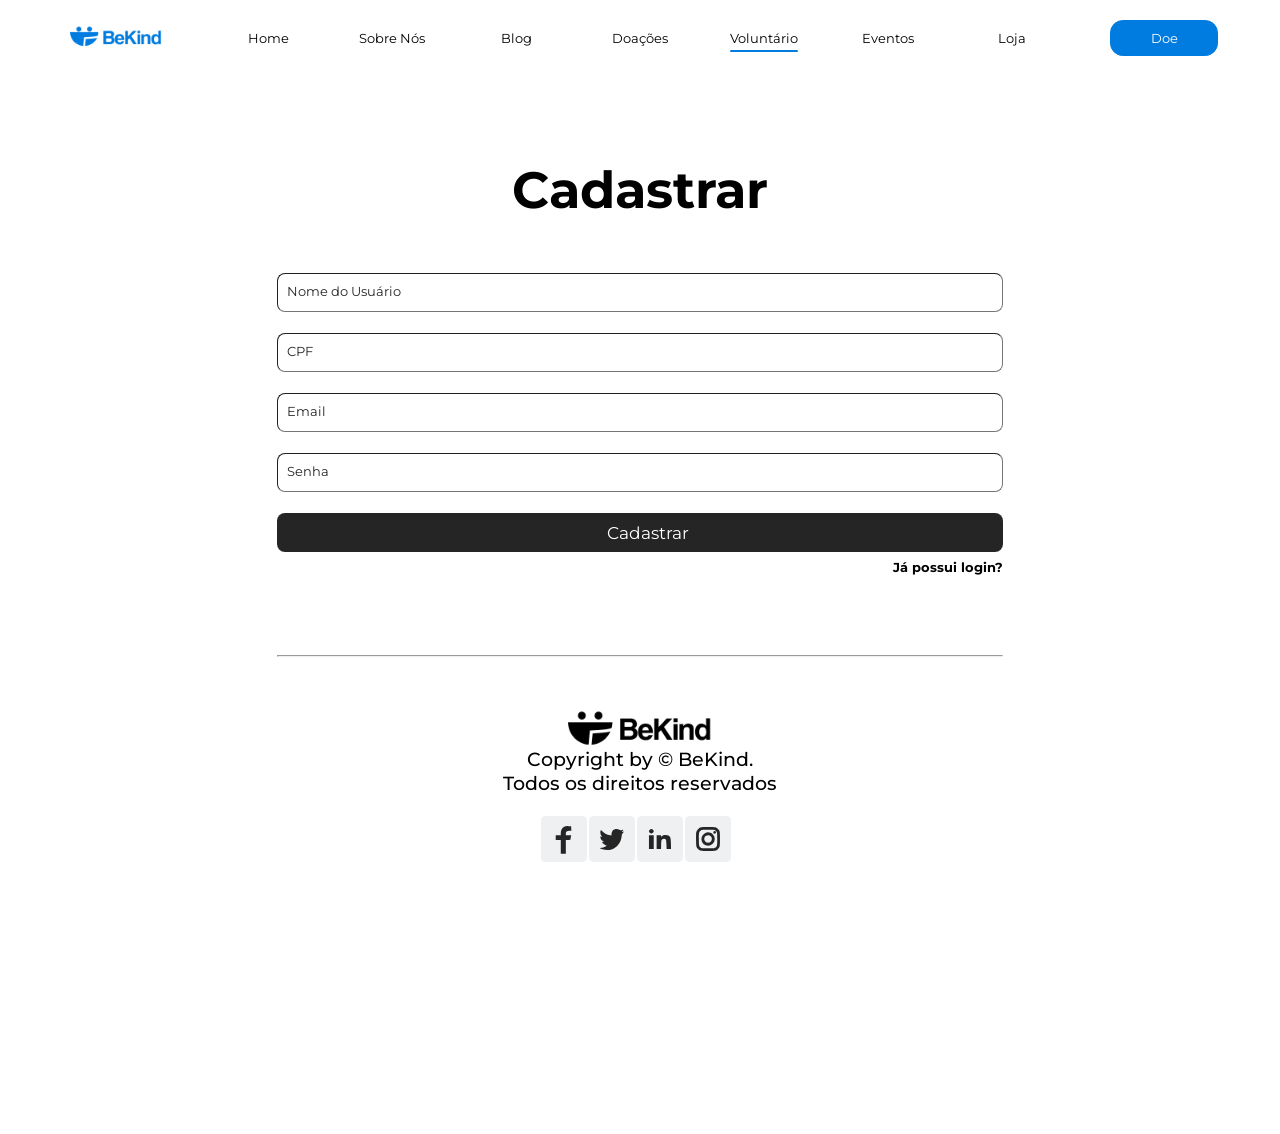
<file: site/voluntario-cad.html>
<!DOCTYPE html>
<html lang="pt-BR">

<head>
    <meta charset="UTF-8">
    <meta http-equiv="X-UA-Compatible" content="IE=edge">
    <meta name="viewport" content="width=device-width, initial-scale=1.0">
    <title>BeKind | Cadastro de voluntário</title>
    <link rel="stylesheet" href="../css/style_voluntariocad.css">
    <link rel="stylesheet" href="../css/comum.css">
    <link rel="icon" href="../img/home/icone.png" type="image/png">

    <script src="../js/script.js" defer></script>
</head>

<body>
    <div class="navbar">
        <div class="logo">
            <a href="home.html"><img src="../img/home/Logo.png" alt="BeKind"></a>
        </div>
        <div class="home">
            <a href="home.html">Home</a>
        </div>
        <div class="sobrenos">
            <a href="sobrenos.html">Sobre Nós</a>
        </div>
        <div class="blog">
            <a href="blog.html">Blog</a>
        </div>
        <div class="doacoes">
            <a href="doacoes.html">Doações</a>
        </div>
        <div class="voluntario">
            <a href="voluntario-cad.html">Voluntário</a></div>
        <div class="eventos">
            <a href="eventos.html">Eventos</a>
        </div>
        <div class="loja">
            <a href="loja/loja.html">Loja</a>
        </div>
        <div class="doe">
            <button class="btn_doe">Doe</button>
        </div>
    </div>

    <div class="mnth-informado">
        <h1>Cadastrar</h1><br/>

        <form id="form-cadastro" class="form-informado">
            <div class=" input-container">
                <input type="text" id="username" name="nome" class="text-input" autocomplete="off" placeholder="Digite seu nome" required/>
                <label for="username" class="label">Nome do Usuário</label>
            </div>
            <div class=" input-container">
                <input type="text" id="cpf" name="cpf" class="text-input" autocomplete="off" inputmode="numeric" placeholder="000.000.000-00" pattern="\d{3}\.\d{3}\.\d{3}-\d{2}" title="Digite os 11 números do CPF" required/>
                <label for="cpf" class="label">CPF</label>
            </div>
            <div class=" input-container">
                <input type="email" id="email" name="email" class="text-input" autocomplete="off" placeholder="Digite seu email" required/>
                <label for="email" class="label">Email</label>
            </div>
            <div class=" input-container">
                <input type="password" id="senha" name="senha" class="text-input" autocomplete="off" placeholder="Digite sua senha" minlength="6" required/>
                <label for="senha" class="label">Senha</label>
            </div>
            <input class="enviar" type="submit" value="Cadastrar">
        </form>
        <a class="link" href="voluntario-log.html">Já possui login?</a>

        <div class="rodape">
            <hr>
            <img class="logo" src="../img/home/logo-black.png" alt="BeKind">
            <h5>Copyright by © BeKind.</h5>
            <h5>Todos os direitos reservados</h5>

            <div class="redes-sociais">
                <a href="#"><img src="../img/home/Facebook.svg" alt="Facebook"></a>
                <a href="#"><img src="../img/home/Twitter.svg" alt="Twitter"></a>
                <a href="#"><img src="../img/home/Linkedin.svg" alt="LinkedIn"></a>
                <a href="#"><img src="../img/home/Insta.svg" alt="Instagram"></a>
            </div>

        </div>
    </div>
</body>

</html>
</file>
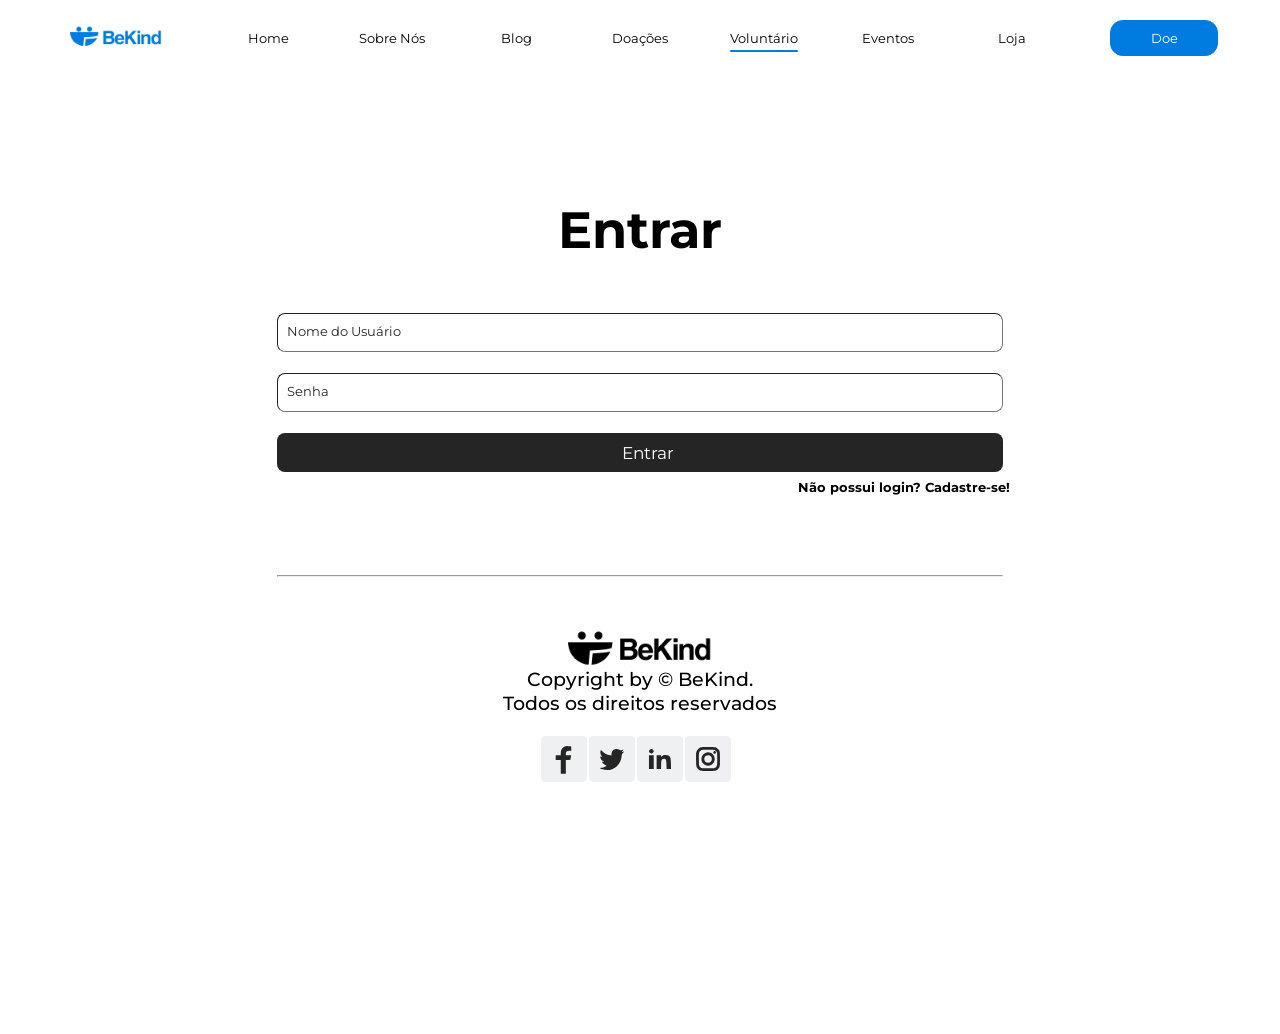
<file: site/voluntario-log.html>
<!DOCTYPE html>
<html lang="pt-BR">

<head>
    <meta charset="UTF-8">
    <meta http-equiv="X-UA-Compatible" content="IE=edge">
    <meta name="viewport" content="width=device-width, initial-scale=1.0">
    <title>BeKind | Login de voluntário</title>
    <link rel="stylesheet" href="../css/style_voluntariolog.css">
    <link rel="stylesheet" href="../css/comum.css">
    <link rel="icon" href="../img/home/icone.png" type="image/png">

    <script src="../js/script.js" defer></script>
</head>

<body>
    <div class="navbar">
        <div class="logo">
            <a href="home.html"><img src="../img/home/Logo.png" alt="BeKind"></a>
        </div>
        <div class="home">
            <a href="home.html">Home</a>
        </div>
        <div class="sobrenos">
            <a href="sobrenos.html">Sobre Nós</a>
        </div>
        <div class="blog">
            <a href="blog.html">Blog</a>
        </div>
        <div class="doacoes">
            <a href="doacoes.html">Doações</a>
        </div>
        <div class="voluntario">
            <a href="voluntario-cad.html">Voluntário</a></div>
        <div class="eventos">
            <a href="eventos.html">Eventos</a>
        </div>
        <div class="loja">
            <a href="loja/loja.html">Loja</a>
        </div>
        <div class="doe">
            <button class="btn_doe">Doe</button>
        </div>
    </div>

    <div class="mnth-informado">
        <h1>Entrar</h1><br/>

        <form id="form-login" class="form-informado">
            <div class=" input-container">
                <input type="text" id="username" name="nome" class="text-input" autocomplete="off" placeholder="Digite seu nome" required/>
                <label for="username" class="label">Nome do Usuário</label>
            </div>
            <div class=" input-container">
                <input type="password" id="senha" name="senha" class="text-input" autocomplete="off" placeholder="Digite sua senha" minlength="6" required/>
                <label for="senha" class="label">Senha</label>
            </div>
            <input class="enviar" type="submit" value="Entrar">
        </form>
        <a class="link" href="voluntario-cad.html">Não possui login? Cadastre-se!</a>

        <div class="rodape">
            <hr>
            <img class="logo" src="../img/home/logo-black.png" alt="BeKind">
            <h5>Copyright by © BeKind.</h5>
            <h5>Todos os direitos reservados</h5>

            <div class="redes-sociais">
                <a href="#"><img src="../img/home/Facebook.svg" alt="Facebook"></a>
                <a href="#"><img src="../img/home/Twitter.svg" alt="Twitter"></a>
                <a href="#"><img src="../img/home/Linkedin.svg" alt="LinkedIn"></a>
                <a href="#"><img src="../img/home/Insta.svg" alt="Instagram"></a>
            </div>

        </div>
    </div>
</body>

</html>
</file>
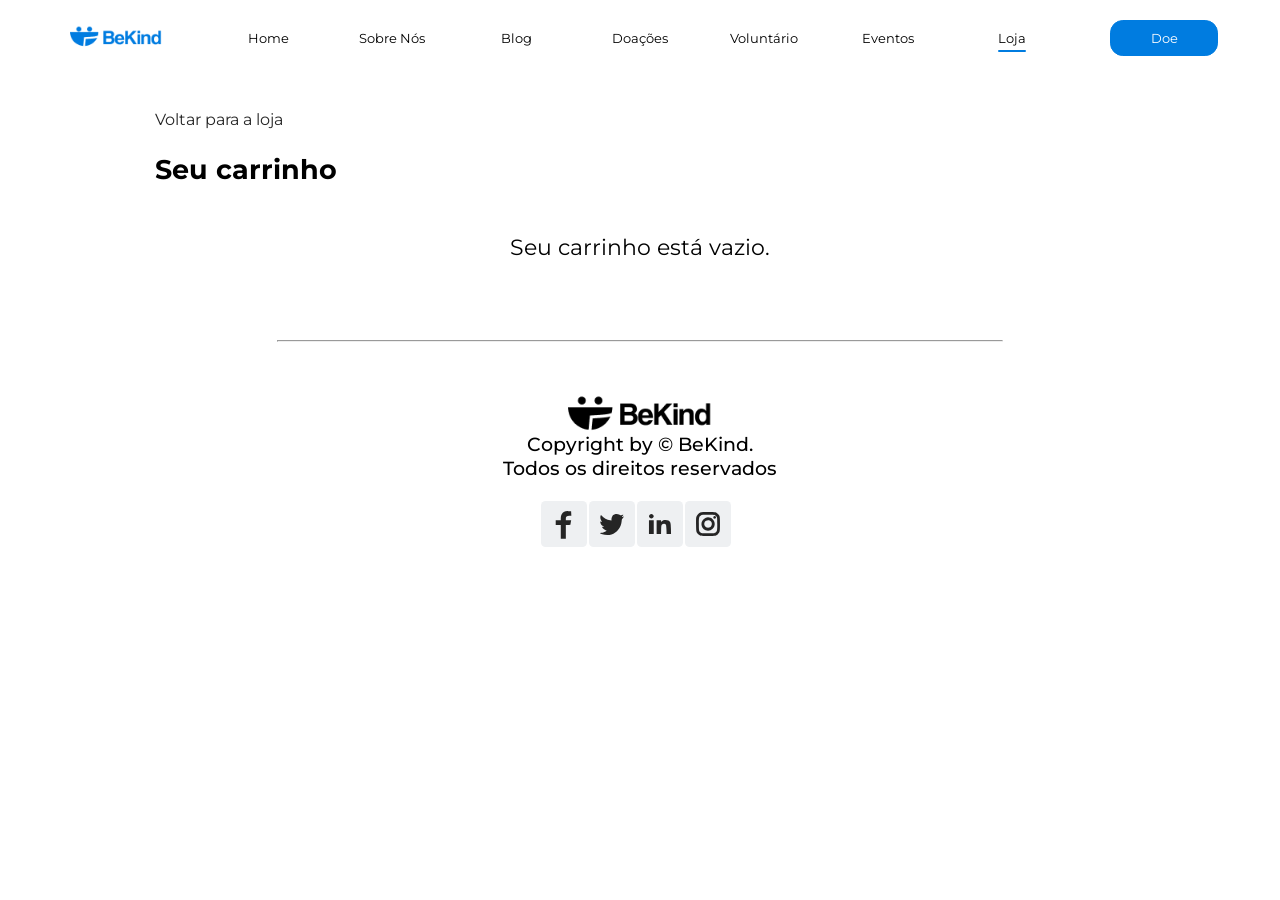
<file: site/loja/carrinho.html>
<!DOCTYPE html>
<html lang="pt-BR">

<head>
    <meta charset="UTF-8">
    <meta http-equiv="X-UA-Compatible" content="IE=edge">
    <meta name="viewport" content="width=device-width, initial-scale=1.0">
    <title>BeKind | Carrinho</title>
    <link rel="stylesheet" href="../../css/style_loja.css">
    <link rel="stylesheet" href="../../css/comum.css">
    <link rel="icon" href="../../img/home/icone.png" type="image/png">

    <script src="../../js/script.js" defer></script>
</head>

<body>
    <div class="navbar">
        <div class="logo">
            <a href="../home.html"><img src="../../img/home/Logo.png" alt="BeKind"></a>
        </div>
        <div class="home">
            <a href="../home.html">Home</a>
        </div>
        <div class="sobrenos">
            <a href="../sobrenos.html">Sobre Nós</a>
        </div>
        <div class="blog">
            <a href="../blog.html">Blog</a>
        </div>
        <div class="doacoes">
            <a href="../doacoes.html">Doações</a>
        </div>
        <div class="voluntario">
            <a href="../voluntario-cad.html">Voluntário</a></div>
        <div class="eventos">
            <a href="../eventos.html">Eventos</a>
        </div>
        <div class="loja">
            <a href="loja.html">Loja</a>
        </div>
        <div class="doe">
            <button class="btn_doe">Doe</button>
        </div>
    </div>

    <div class="carrinho">
        <a href="loja.html" class="voltar">Voltar para a loja</a>
        <h4>Seu carrinho</h4>

        <div class="itens-carrinho"></div>
        <p class="carrinho-vazio">Seu carrinho está vazio.</p>

        <div class="resumo-carrinho">
            <text>Total: <span class="total-carrinho"></span></text>
            <button class="finalizar">Finalizar compra</button>
        </div>
    </div>

    <div class="rodape">
        <hr>
        <img class="logo" src="../../img/home/logo-black.png" alt="BeKind">
        <h5>Copyright by © BeKind.</h5>
        <h5>Todos os direitos reservados</h5>

        <div class="redes-sociais">
            <a href="#"><img src="../../img/home/Facebook.svg" alt="Facebook"></a>
            <a href="#"><img src="../../img/home/Twitter.svg" alt="Twitter"></a>
            <a href="#"><img src="../../img/home/Linkedin.svg" alt="LinkedIn"></a>
            <a href="#"><img src="../../img/home/Insta.svg" alt="Instagram"></a>
        </div>
    </div>

</body>

</html>
</file>
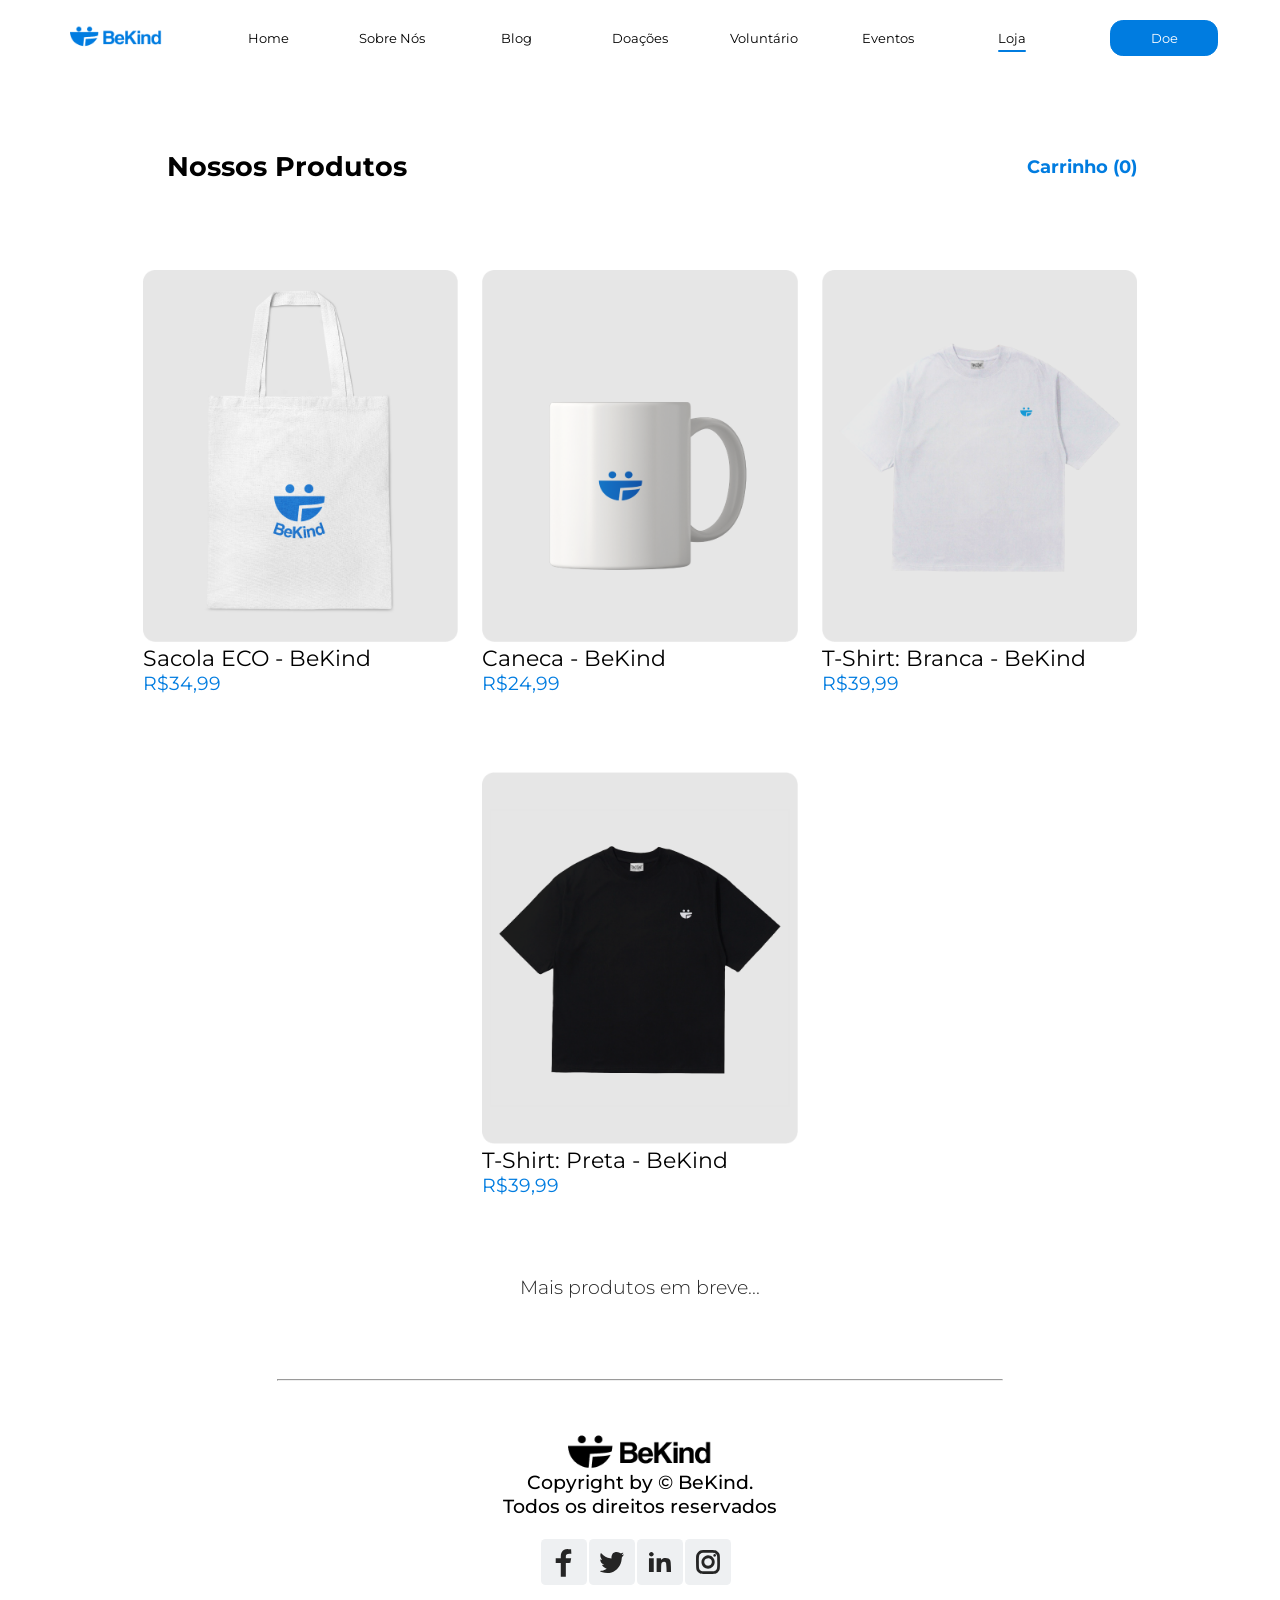
<file: site/loja/loja.html>
<!DOCTYPE html>
<html lang="pt-BR">

<head>
    <meta charset="UTF-8">
    <meta http-equiv="X-UA-Compatible" content="IE=edge">
    <meta name="viewport" content="width=device-width, initial-scale=1.0">
    <title>BeKind | Loja</title>
    <link rel="stylesheet" href="../../css/style_loja.css">
    <link rel="stylesheet" href="../../css/comum.css">
    <link rel="icon" href="../../img/home/icone.png" type="image/png">

    <script src="../../js/script.js" defer></script>
</head>

<body>
    <div class="navbar">
        <div class="logo">
            <a href="../home.html"><img src="../../img/home/Logo.png" alt="BeKind"></a>
        </div>
        <div class="home">
            <a href="../home.html">Home</a>
        </div>
        <div class="sobrenos">
            <a href="../sobrenos.html">Sobre Nós</a>
        </div>
        <div class="blog">
            <a href="../blog.html">Blog</a>
        </div>
        <div class="doacoes">
            <a href="../doacoes.html">Doações</a>
        </div>
        <div class="voluntario">
            <a href="../voluntario-cad.html">Voluntário</a></div>
        <div class="eventos">
            <a href="../eventos.html">Eventos</a>
        </div>
        <div class="loja">
            <a href="loja.html">Loja</a>
        </div>
        <div class="doe">
            <button class="btn_doe">Doe</button>
        </div>
    </div>


    <div class="produtos">
        <div class="topo-loja">
            <h4>Nossos Produtos</h4>
            <a href="carrinho.html" class="link-carrinho">Carrinho (<span class="qtd-carrinho">0</span>)</a>
        </div>

        <div class="box-prod">
            <div class="prod">
                <a href="prod1.html"><img src="../../img/loja/prod1.png" alt="Sacola ECO - BeKind"></a>
                <p>Sacola ECO - BeKind</p>
                <text>R$34,99</text>
            </div>
            <div class="prod">
                <a href="prod2.html"><img src="../../img/loja/prod2.png" alt="Caneca - BeKind"></a>
                <p>Caneca - BeKind</p>
                <text>R$24,99</text>
            </div>
            <div class="prod">
                <a href="prod3.html"><img src="../../img/loja/prod3.png" alt="T-Shirt: Branca - BeKind"></a>
                <p>T-Shirt: Branca - BeKind</p>
                <text>R$39,99</text>
            </div>
            <div class="prod">
                <a href="prod4.html"><img src="../../img/loja/prod4.png" alt="T-Shirt: Preta - BeKind"></a>
                <p>T-Shirt: Preta - BeKind</p>
                <text>R$39,99</text>
            </div>
        </div>
    </div>

    <p class="em-breve">Mais produtos em breve...</p>

    <div class="rodape">
        <hr>
        <img class="logo" src="../../img/home/logo-black.png" alt="BeKind">
        <h5>Copyright by © BeKind.</h5>
        <h5>Todos os direitos reservados</h5>

        <div class="redes-sociais">
            <a href="#"><img src="../../img/home/Facebook.svg" alt="Facebook"></a>
            <a href="#"><img src="../../img/home/Twitter.svg" alt="Twitter"></a>
            <a href="#"><img src="../../img/home/Linkedin.svg" alt="LinkedIn"></a>
            <a href="#"><img src="../../img/home/Insta.svg" alt="Instagram"></a>
        </div>

    </div>

</body>

</html>
</file>
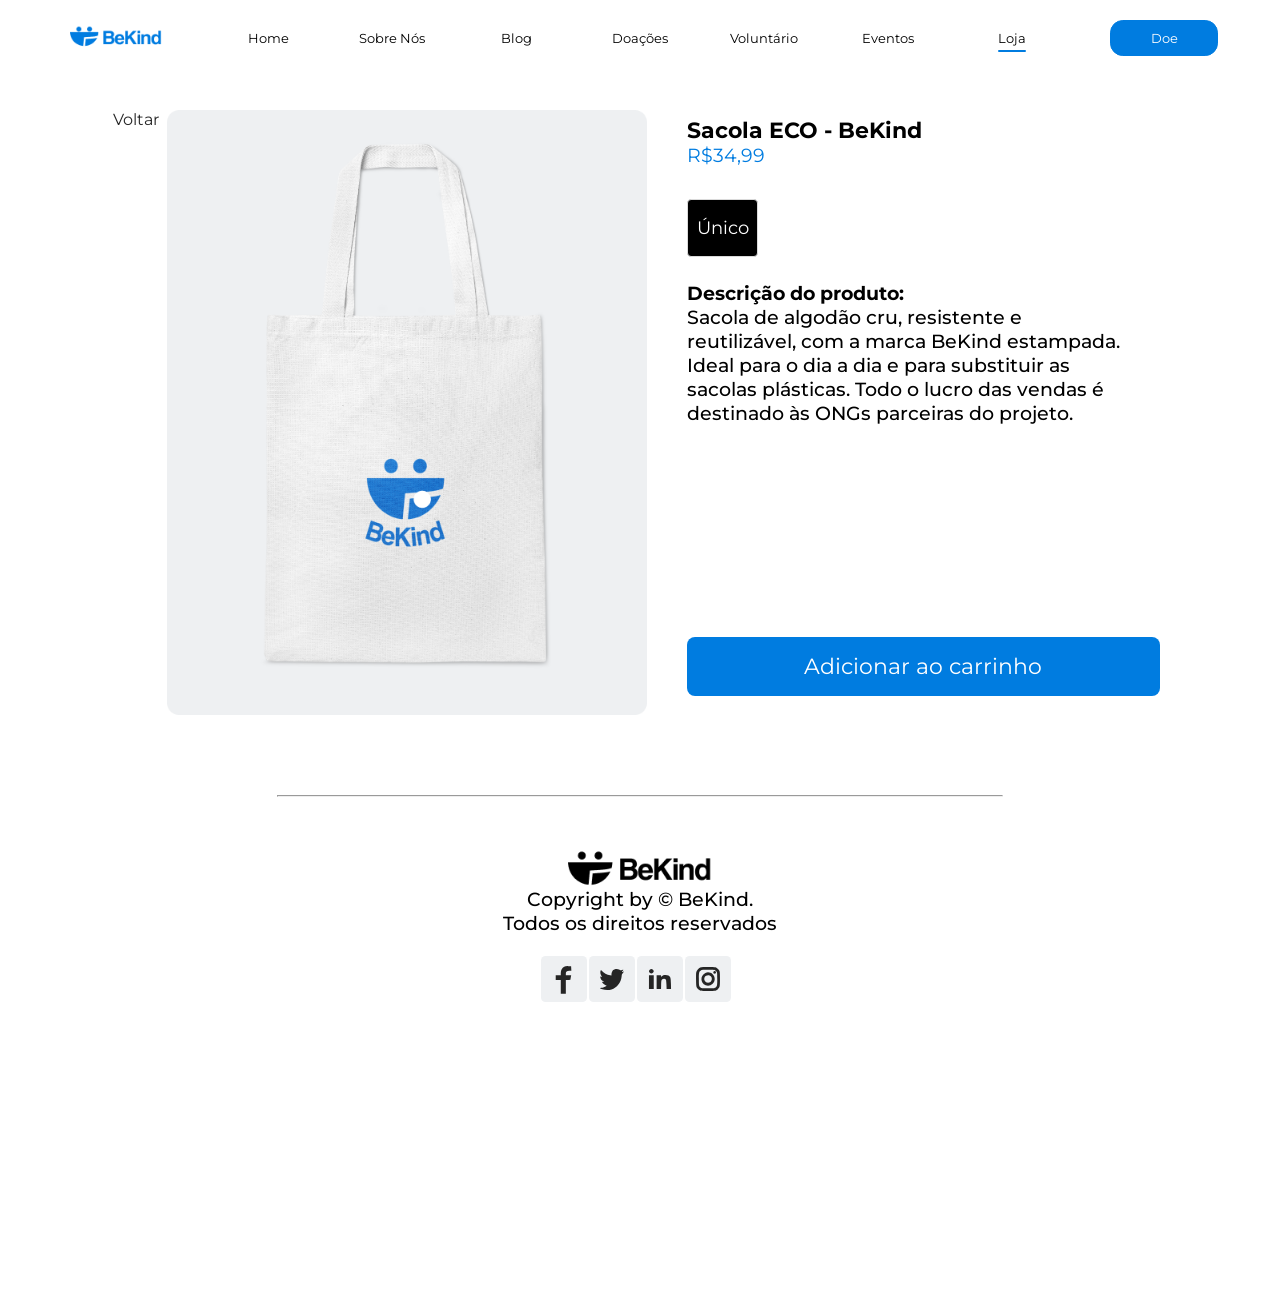
<file: site/loja/prod1.html>
<!DOCTYPE html>
<html lang="pt-BR">

<head>
    <meta charset="UTF-8">
    <meta http-equiv="X-UA-Compatible" content="IE=edge">
    <meta name="viewport" content="width=device-width, initial-scale=1.0">
    <title>BeKind | Sacola ECO</title>
    <link rel="stylesheet" href="../../css/style_loja.css">
    <link rel="stylesheet" href="../../css/comum.css">
    <link rel="icon" href="../../img/home/icone.png" type="image/png">

    <script src="../../js/script.js" defer></script>
</head>

<body>
    <div class="navbar">
        <div class="logo">
            <a href="../home.html"><img src="../../img/home/Logo.png" alt="BeKind"></a>
        </div>
        <div class="home">
            <a href="../home.html">Home</a>
        </div>
        <div class="sobrenos">
            <a href="../sobrenos.html">Sobre Nós</a>
        </div>
        <div class="blog">
            <a href="../blog.html">Blog</a>
        </div>
        <div class="doacoes">
            <a href="../doacoes.html">Doações</a>
        </div>
        <div class="voluntario">
            <a href="../voluntario-cad.html">Voluntário</a></div>
        <div class="eventos">
            <a href="../eventos.html">Eventos</a>
        </div>
        <div class="loja">
            <a href="loja.html">Loja</a>
        </div>
        <div class="doe">
            <button class="btn_doe">Doe</button>
        </div>
    </div>

    <div class="modelo">

        <a href="loja.html" class="voltar">Voltar</a>

        <div class="img-prod">
            <img src="../../img/loja/pagprod1.png" alt="Sacola ECO - BeKind">
        </div>
        <div class="dados">
            <p>Sacola ECO - BeKind</p>
            <text style="color: #007CE0;
            font-weight: 400;">R$34,99</text>

            <div class="box-tamanhos">
                <div class="tamanhos">
                    <button class="selecionado">Único</button>
                </div>
            </div>

            <div class="desc">
                <text style="font-weight: 700;">Descrição do produto:</text><br/>
                <text style="font-weight: 500;">Sacola de algodão cru, resistente e<br/>
                reutilizável, com a marca BeKind estampada.<br/>
                Ideal para o dia a dia e para substituir as<br/>
                sacolas plásticas. Todo o lucro das vendas é<br/>
                destinado às ONGs parceiras do projeto.</text>
            </div>

            <a href="#" class="adc-carrinho" data-nome="Sacola ECO - BeKind" data-preco="34.99" data-imagem="../../img/loja/prod1.png">Adicionar ao carrinho</a>
        </div>
    </div>

    <div class="rodape">
        <hr>
        <img class="logo" src="../../img/home/logo-black.png" alt="BeKind">
        <h5>Copyright by © BeKind.</h5>
        <h5>Todos os direitos reservados</h5>

        <div class="redes-sociais">
            <a href="#"><img src="../../img/home/Facebook.svg" alt="Facebook"></a>
            <a href="#"><img src="../../img/home/Twitter.svg" alt="Twitter"></a>
            <a href="#"><img src="../../img/home/Linkedin.svg" alt="LinkedIn"></a>
            <a href="#"><img src="../../img/home/Insta.svg" alt="Instagram"></a>
        </div>
    </div>

</body>

</html>
</file>
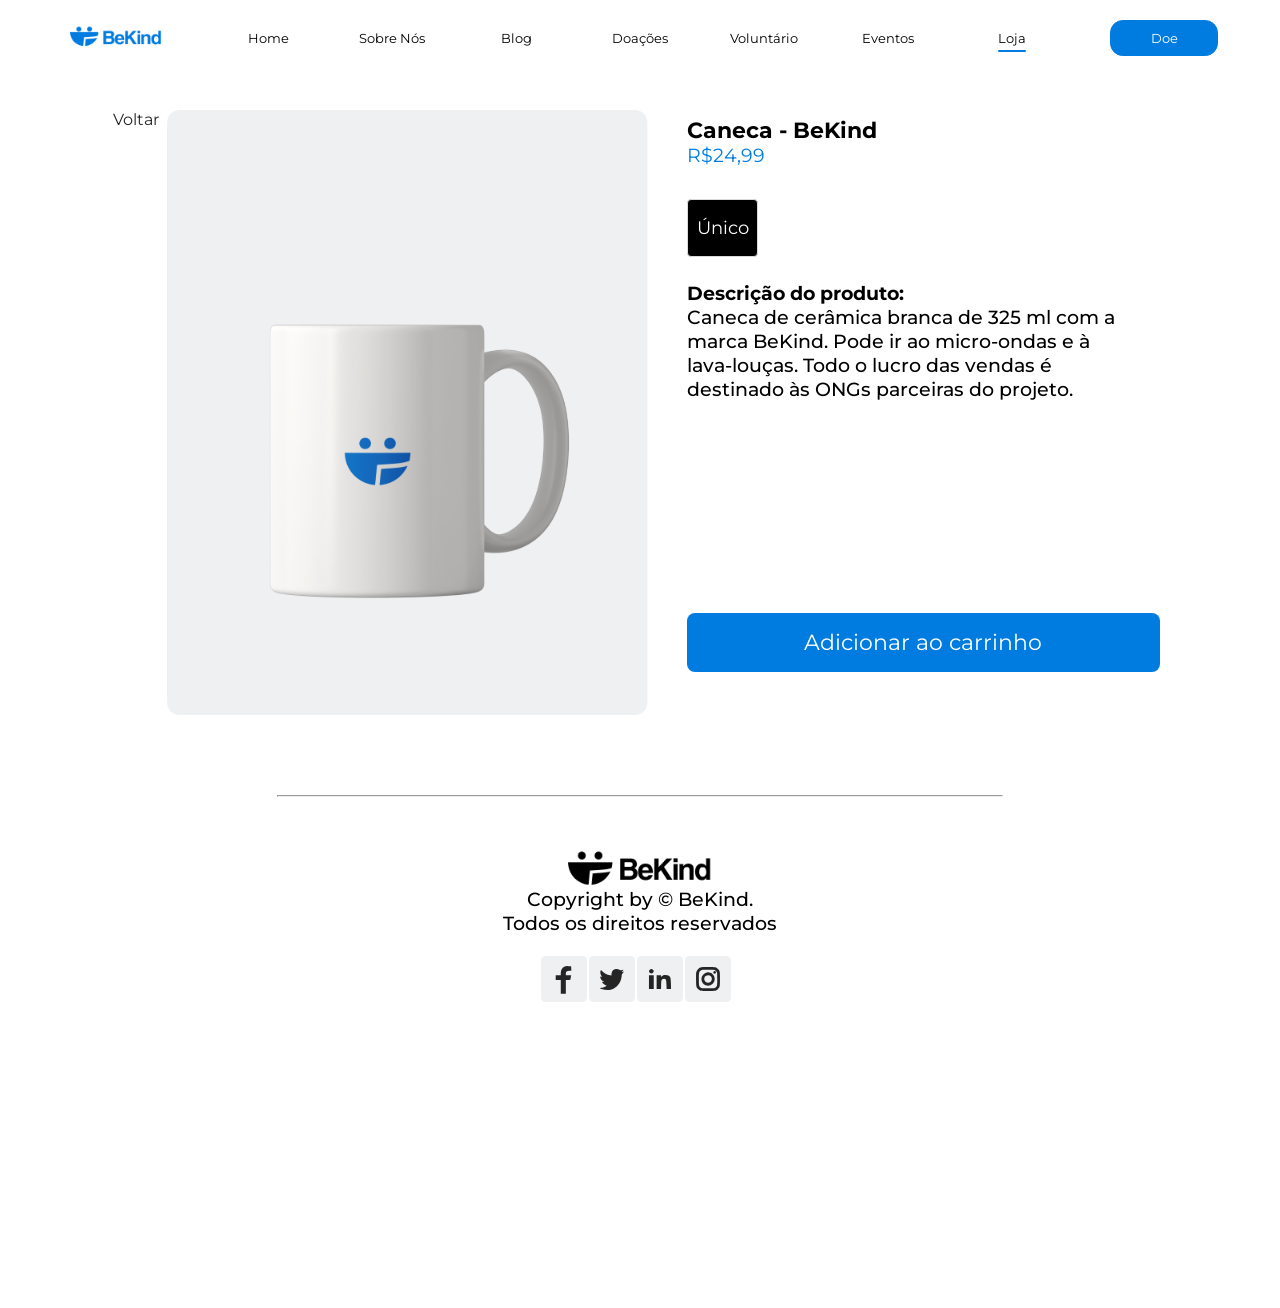
<file: site/loja/prod2.html>
<!DOCTYPE html>
<html lang="pt-BR">

<head>
    <meta charset="UTF-8">
    <meta http-equiv="X-UA-Compatible" content="IE=edge">
    <meta name="viewport" content="width=device-width, initial-scale=1.0">
    <title>BeKind | Caneca</title>
    <link rel="stylesheet" href="../../css/style_loja.css">
    <link rel="stylesheet" href="../../css/comum.css">
    <link rel="icon" href="../../img/home/icone.png" type="image/png">

    <script src="../../js/script.js" defer></script>
</head>

<body>
    <div class="navbar">
        <div class="logo">
            <a href="../home.html"><img src="../../img/home/Logo.png" alt="BeKind"></a>
        </div>
        <div class="home">
            <a href="../home.html">Home</a>
        </div>
        <div class="sobrenos">
            <a href="../sobrenos.html">Sobre Nós</a>
        </div>
        <div class="blog">
            <a href="../blog.html">Blog</a>
        </div>
        <div class="doacoes">
            <a href="../doacoes.html">Doações</a>
        </div>
        <div class="voluntario">
            <a href="../voluntario-cad.html">Voluntário</a></div>
        <div class="eventos">
            <a href="../eventos.html">Eventos</a>
        </div>
        <div class="loja">
            <a href="loja.html">Loja</a>
        </div>
        <div class="doe">
            <button class="btn_doe">Doe</button>
        </div>
    </div>

    <div class="modelo">

        <a href="loja.html" class="voltar">Voltar</a>

        <div class="img-prod">
            <img src="../../img/loja/pagprod2.png" alt="Caneca - BeKind">
        </div>
        <div class="dados">
            <p>Caneca - BeKind</p>
            <text style="color: #007CE0;
            font-weight: 400;">R$24,99</text>

            <div class="box-tamanhos">
                <div class="tamanhos">
                    <button class="selecionado">Único</button>
                </div>
            </div>

            <div class="desc">
                <text style="font-weight: 700;">Descrição do produto:</text><br/>
                <text style="font-weight: 500;">Caneca de cerâmica branca de 325 ml com a<br/>
                marca BeKind. Pode ir ao micro-ondas e à<br/>
                lava-louças. Todo o lucro das vendas é<br/>
                destinado às ONGs parceiras do projeto.</text>
            </div>

            <a href="#" class="adc-carrinho" data-nome="Caneca - BeKind" data-preco="24.99" data-imagem="../../img/loja/prod2.png">Adicionar ao carrinho</a>
        </div>
    </div>

    <div class="rodape">
        <hr>
        <img class="logo" src="../../img/home/logo-black.png" alt="BeKind">
        <h5>Copyright by © BeKind.</h5>
        <h5>Todos os direitos reservados</h5>

        <div class="redes-sociais">
            <a href="#"><img src="../../img/home/Facebook.svg" alt="Facebook"></a>
            <a href="#"><img src="../../img/home/Twitter.svg" alt="Twitter"></a>
            <a href="#"><img src="../../img/home/Linkedin.svg" alt="LinkedIn"></a>
            <a href="#"><img src="../../img/home/Insta.svg" alt="Instagram"></a>
        </div>
    </div>

</body>

</html>
</file>
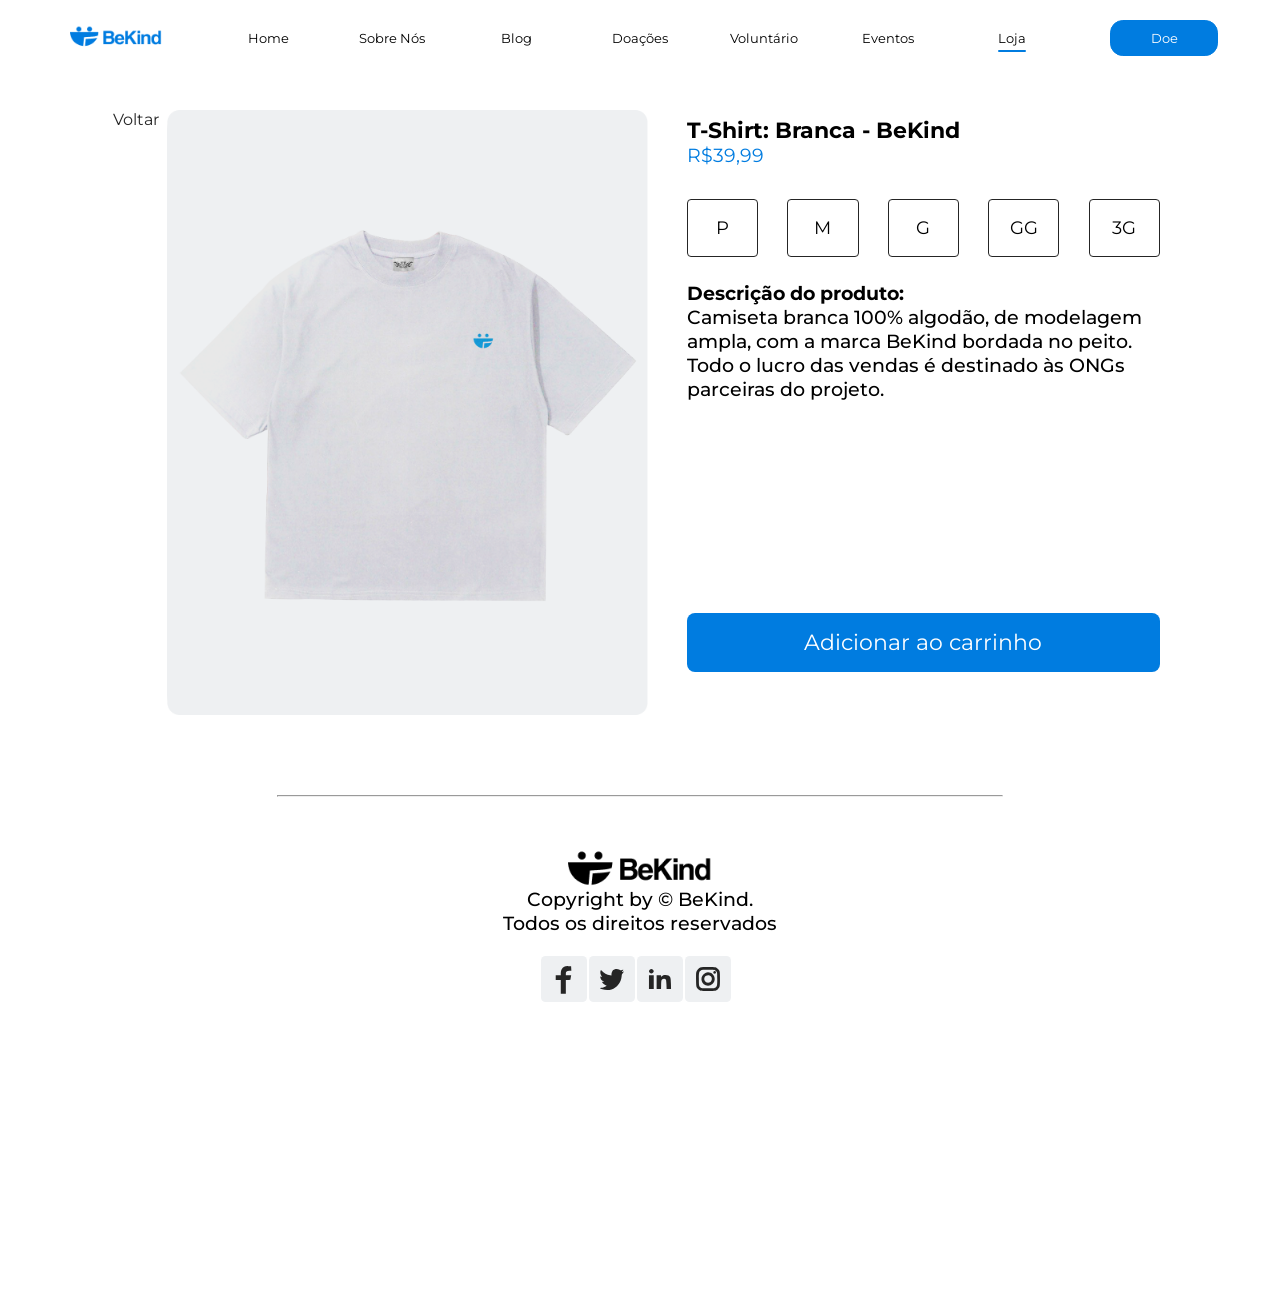
<file: site/loja/prod3.html>
<!DOCTYPE html>
<html lang="pt-BR">

<head>
    <meta charset="UTF-8">
    <meta http-equiv="X-UA-Compatible" content="IE=edge">
    <meta name="viewport" content="width=device-width, initial-scale=1.0">
    <title>BeKind | T-Shirt: Branca</title>
    <link rel="stylesheet" href="../../css/style_loja.css">
    <link rel="stylesheet" href="../../css/comum.css">
    <link rel="icon" href="../../img/home/icone.png" type="image/png">

    <script src="../../js/script.js" defer></script>
</head>

<body>
    <div class="navbar">
        <div class="logo">
            <a href="../home.html"><img src="../../img/home/Logo.png" alt="BeKind"></a>
        </div>
        <div class="home">
            <a href="../home.html">Home</a>
        </div>
        <div class="sobrenos">
            <a href="../sobrenos.html">Sobre Nós</a>
        </div>
        <div class="blog">
            <a href="../blog.html">Blog</a>
        </div>
        <div class="doacoes">
            <a href="../doacoes.html">Doações</a>
        </div>
        <div class="voluntario">
            <a href="../voluntario-cad.html">Voluntário</a></div>
        <div class="eventos">
            <a href="../eventos.html">Eventos</a>
        </div>
        <div class="loja">
            <a href="loja.html">Loja</a>
        </div>
        <div class="doe">
            <button class="btn_doe">Doe</button>
        </div>
    </div>

    <div class="modelo">

        <a href="loja.html" class="voltar">Voltar</a>

        <div class="img-prod">
            <img src="../../img/loja/pagprod3.png" alt="T-Shirt: Branca - BeKind">
        </div>
        <div class="dados">
            <p>T-Shirt: Branca - BeKind</p>
            <text style="color: #007CE0;
            font-weight: 400;">R$39,99</text>

            <div class="box-tamanhos">
                <div class="tamanhos">
                    <button>P</button>
                </div>
                <div class="tamanhos">
                    <button>M</button>
                </div>
                <div class="tamanhos">
                    <button>G</button>
                </div>
                <div class="tamanhos">
                    <button>GG</button>
                </div>
                <div class="tamanhos">
                    <button>3G</button>
                </div>
            </div>

            <div class="desc">
                <text style="font-weight: 700;">Descrição do produto:</text><br/>
                <text style="font-weight: 500;">Camiseta branca 100% algodão, de modelagem<br/>
                ampla, com a marca BeKind bordada no peito.<br/>
                Todo o lucro das vendas é destinado às ONGs<br/>
                parceiras do projeto.</text>
            </div>

            <a href="#" class="adc-carrinho" data-nome="T-Shirt: Branca - BeKind" data-preco="39.99" data-imagem="../../img/loja/prod3.png">Adicionar ao carrinho</a>
        </div>
    </div>

    <div class="rodape">
        <hr>
        <img class="logo" src="../../img/home/logo-black.png" alt="BeKind">
        <h5>Copyright by © BeKind.</h5>
        <h5>Todos os direitos reservados</h5>

        <div class="redes-sociais">
            <a href="#"><img src="../../img/home/Facebook.svg" alt="Facebook"></a>
            <a href="#"><img src="../../img/home/Twitter.svg" alt="Twitter"></a>
            <a href="#"><img src="../../img/home/Linkedin.svg" alt="LinkedIn"></a>
            <a href="#"><img src="../../img/home/Insta.svg" alt="Instagram"></a>
        </div>
    </div>

</body>

</html>
</file>
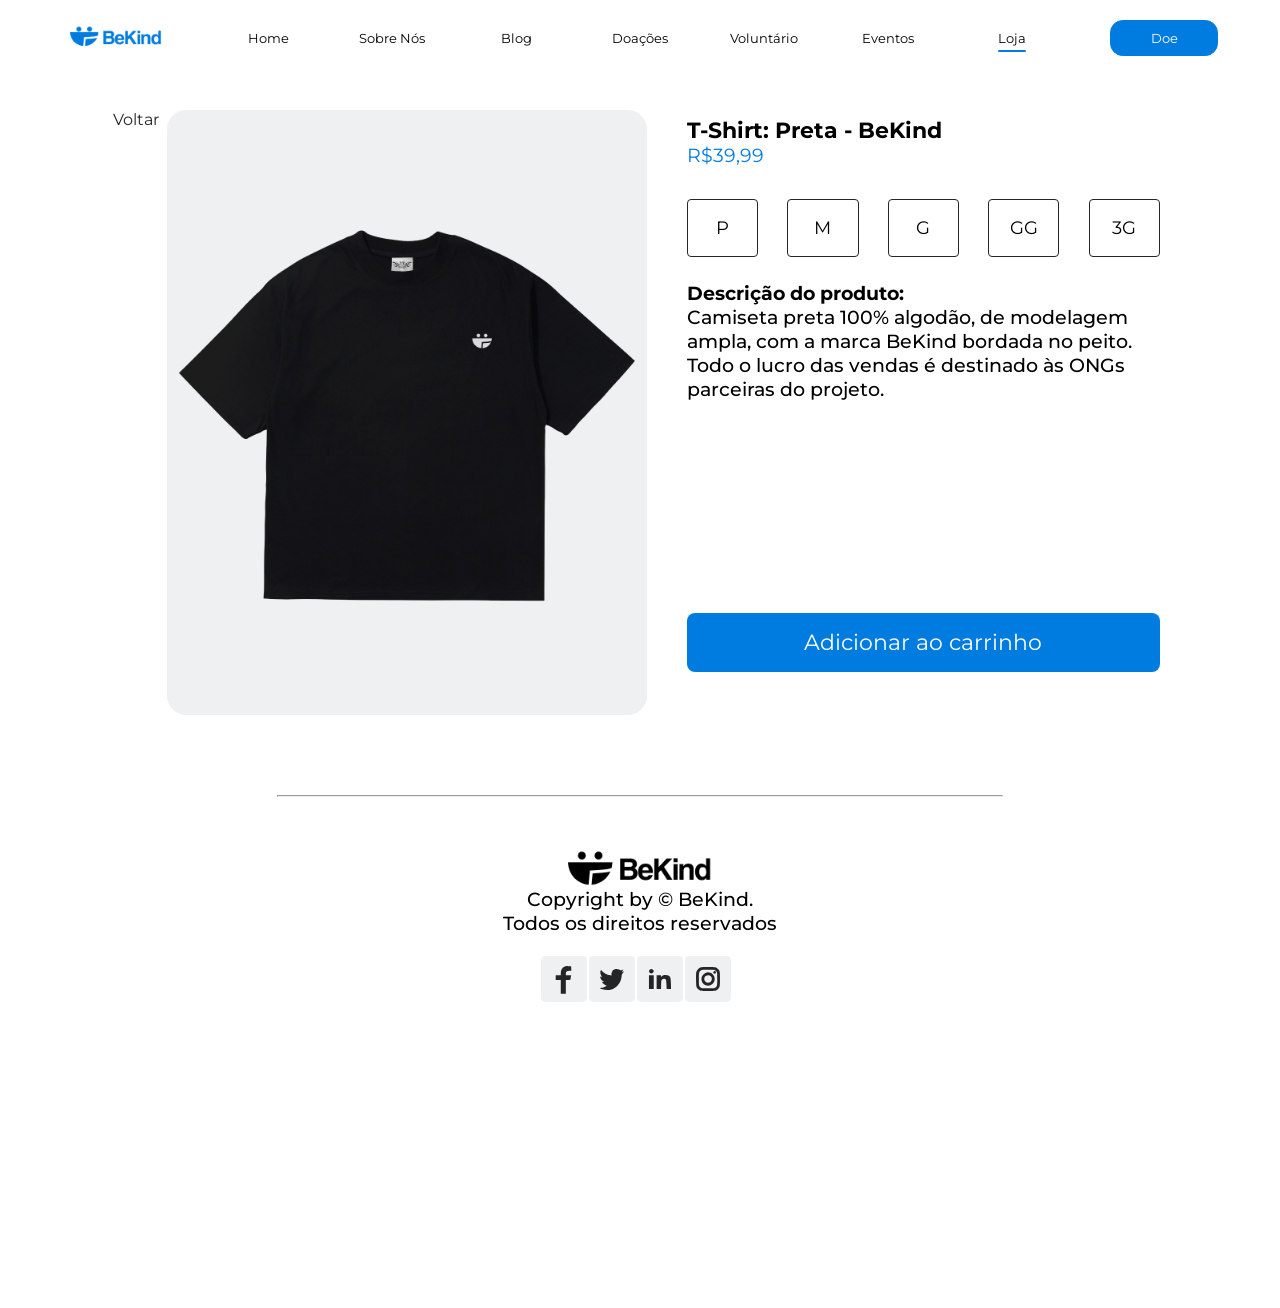
<file: site/loja/prod4.html>
<!DOCTYPE html>
<html lang="pt-BR">

<head>
    <meta charset="UTF-8">
    <meta http-equiv="X-UA-Compatible" content="IE=edge">
    <meta name="viewport" content="width=device-width, initial-scale=1.0">
    <title>BeKind | T-Shirt: Preta</title>
    <link rel="stylesheet" href="../../css/style_loja.css">
    <link rel="stylesheet" href="../../css/comum.css">
    <link rel="icon" href="../../img/home/icone.png" type="image/png">

    <script src="../../js/script.js" defer></script>
</head>

<body>
    <div class="navbar">
        <div class="logo">
            <a href="../home.html"><img src="../../img/home/Logo.png" alt="BeKind"></a>
        </div>
        <div class="home">
            <a href="../home.html">Home</a>
        </div>
        <div class="sobrenos">
            <a href="../sobrenos.html">Sobre Nós</a>
        </div>
        <div class="blog">
            <a href="../blog.html">Blog</a>
        </div>
        <div class="doacoes">
            <a href="../doacoes.html">Doações</a>
        </div>
        <div class="voluntario">
            <a href="../voluntario-cad.html">Voluntário</a></div>
        <div class="eventos">
            <a href="../eventos.html">Eventos</a>
        </div>
        <div class="loja">
            <a href="loja.html">Loja</a>
        </div>
        <div class="doe">
            <button class="btn_doe">Doe</button>
        </div>
    </div>

    <div class="modelo">

        <a href="loja.html" class="voltar">Voltar</a>

        <div class="img-prod">
            <img src="../../img/loja/pagprod4.png" alt="T-Shirt: Preta - BeKind">
        </div>
        <div class="dados">
            <p>T-Shirt: Preta - BeKind</p>
            <text style="color: #007CE0;
            font-weight: 400;">R$39,99</text>

            <div class="box-tamanhos">
                <div class="tamanhos">
                    <button>P</button>
                </div>
                <div class="tamanhos">
                    <button>M</button>
                </div>
                <div class="tamanhos">
                    <button>G</button>
                </div>
                <div class="tamanhos">
                    <button>GG</button>
                </div>
                <div class="tamanhos">
                    <button>3G</button>
                </div>
            </div>

            <div class="desc">
                <text style="font-weight: 700;">Descrição do produto:</text><br/>
                <text style="font-weight: 500;">Camiseta preta 100% algodão, de modelagem<br/>
                ampla, com a marca BeKind bordada no peito.<br/>
                Todo o lucro das vendas é destinado às ONGs<br/>
                parceiras do projeto.</text>
            </div>

            <a href="#" class="adc-carrinho" data-nome="T-Shirt: Preta - BeKind" data-preco="39.99" data-imagem="../../img/loja/prod4.png">Adicionar ao carrinho</a>
        </div>
    </div>

    <div class="rodape">
        <hr>
        <img class="logo" src="../../img/home/logo-black.png" alt="BeKind">
        <h5>Copyright by © BeKind.</h5>
        <h5>Todos os direitos reservados</h5>

        <div class="redes-sociais">
            <a href="#"><img src="../../img/home/Facebook.svg" alt="Facebook"></a>
            <a href="#"><img src="../../img/home/Twitter.svg" alt="Twitter"></a>
            <a href="#"><img src="../../img/home/Linkedin.svg" alt="LinkedIn"></a>
            <a href="#"><img src="../../img/home/Insta.svg" alt="Instagram"></a>
        </div>
    </div>

</body>

</html>
</file>
<file: css/style_blog.css>
@import url('https://fonts.googleapis.com/css2?family=Montserrat&display=swap');
@import url('https://fonts.googleapis.com/css2?family=Poppins&display=swap');
* {
    margin: 0;
    padding: 0;
    box-sizing: border-box;
    font-family: 'Montserrat', sans-serif;
}

html,
body {
    height: auto;
    width: 100%;
    display: flex;
    overflow-x: hidden;
    overflow-y: scroll hidden;
    flex-direction: column;
    align-items: center;
}

p {
    font-size: 27px;
    font-weight: 400;
}

.negrito {
    font-weight: bold;
}

.lermais {
    color: #7E7E7E;
}

.navbar {
    margin-top: 0.5%;
    justify-content: center;
    display: grid;
    grid-template-areas: "logo home sobrenos blog doacoes voluntario eventos loja doe";
    grid-template-columns: 220px 150px 150px 150px 150px 150px 150px 150px 220px;
    grid-template-rows: 80px;
    grid-column-gap: 5px;
}

.navbar .active::after {
    content: '';
    display: block;
    height: 3px;
    width: 100%;
    background-color: blue;
    margin-top: 5px;
}

.logo {
    grid-area: logo;
    justify-content: center;
    align-items: center;
    display: flex;
}

.home {
    grid-area: home;
    justify-content: center;
    align-items: center;
    display: flex;
}

.home a {
    text-decoration: none;
    color: black;
    font-size: 16px;
}

.sobrenos {
    grid-area: sobrenos;
    justify-content: center;
    align-items: center;
    display: flex;
}

.sobrenos a {
    text-decoration: none;
    color: black;
    font-size: 16px;
}

.blog {
    grid-area: blog;
    justify-content: center;
    align-items: center;
    display: flex;
}

.blog a {
    text-decoration: none;
    color: black;
    font-size: 16px;
}

.doacoes {
    grid-area: doacoes;
    justify-content: center;
    align-items: center;
    display: flex;
}

.doacoes a {
    text-decoration: none;
    color: black;
    font-size: 16px;
}

.voluntario {
    grid-area: voluntario;
    justify-content: center;
    align-items: center;
    display: flex;
}

.voluntario a {
    text-decoration: none;
    color: black;
    font-size: 16px;
}

.eventos {
    grid-area: eventos;
    justify-content: center;
    align-items: center;
    display: flex;
}

.eventos a {
    text-decoration: none;
    color: black;
    font-size: 16px;
}

.loja {
    grid-area: loja;
    justify-content: center;
    align-items: center;
    display: flex;
}

.loja a {
    text-decoration: none;
    color: black;
    font-size: 16px;
}

.doe {
    grid-area: doe;
    justify-content: center;
    align-items: center;
    display: flex;
}

.doe button {
    border-style: solid;
    border-color: #007CE0;
    border-radius: 16px;
    background-color: #007CE0;
    width: 135px;
    height: 45px;
    font-size: 16px;
    color: white;
}

.doe a {
    text-decoration: none;
    color: white;
    font-size: 22px;
}

.titulo-blog {
    margin-top: 70px;
    font-size: 50px;
    font-weight: 700;
    text-align: center;
    color: #252525;
}

.post {
    display: flex;
    justify-content: center;
    flex-direction: column;
    height: 863px;
    width: 1216px;
}

.perfil {
    display: flex;
    justify-content: start;
    align-items: center;
    margin-bottom: 10px;
    margin-left: 10px;
}

p {
    font-family: 'Poppins', sans-serif;
    font-size: 17px;
    font-weight: 500;
}

.perfil text {
    margin-left: 33px;
    font-weight: bold;
    font-weight: 700;
    font-size: 26px;
}

div.descricao {
    margin-top: 2px;
}

.vermais {
    display: flex;
    align-items: center;
    justify-content: center;
    text-decoration: none;
    font-weight: bold;
    background-color: none;
    border: #252525 solid 2px;
    font-size: 21px;
    width: 228px;
    height: 56px;
    border-radius: 10px;
    margin-top: 120px;
    color: #252525;
}

div.rodape {
    display: flex;
    flex-direction: column;
    align-items: center;
    font-weight: 300;
    font-size: 24px;
}

.rodape .logo {
    margin-top: 65px;
    width: 180px;
    height: 47px;
}

div.rodape h5 {
    font-size: 24px;
    font-weight: 500;
}

.rodape hr {
    margin-top: 100px;
    width: 908px;
}

.redes-sociais {
    display: flex;
    flex-direction: row;
    margin-top: 30px;
    margin-bottom: 60px;
}

.redes-sociais a {
    width: 50px;
    height: 50px;
    border-radius: 5px;
    display: flex;
    justify-content: center;
    align-items: center;
    margin-right: 10px;
    transition: background-color 0.3s ease;
}

.redes-sociais a:hover {
    background-color: #007CE0;
}

.redes-sociais a:hover img {
    filter: invert(100%);
}
</file>
<file: css/comum.css>
/* Estilos compartilhados entre todas as páginas */

.navbar a.active::after {
    content: '';
    display: block;
    height: 3px;
    width: 100%;
    background-color: #007CE0;
    border-radius: 3px;
    margin-top: 5px;
}

.navbar a.active {
    margin-top: 8px;
}

div.rodape {
    display: flex;
    flex-direction: column;
    align-items: center;
    width: 100%;
    font-weight: 300;
    font-size: 24px;
}

.rodape hr {
    margin-top: 100px;
    width: 908px;
}

.rodape .logo {
    margin-top: 65px;
    width: 180px;
    height: 47px;
}

div.rodape h5 {
    font-size: 24px;
    font-weight: 500;
}

.redes-sociais {
    display: flex;
    flex-direction: row;
    margin-top: 30px;
    margin-bottom: 60px;
}

.redes-sociais a {
    width: 50px;
    height: 50px;
    border-radius: 5px;
    display: flex;
    justify-content: center;
    align-items: center;
    margin-right: 10px;
    transition: background-color 0.3s ease;
}

.redes-sociais a:hover {
    background-color: #007CE0;
}

.redes-sociais a:hover img {
    filter: invert(100%);
}

/* Aviso que aparece no canto da tela (ver mostrarAviso em script.js) */

.aviso {
    position: fixed;
    left: 50%;
    bottom: 40px;
    transform: translate(-50%, 20px);
    max-width: 700px;
    padding: 18px 32px;
    border-radius: 16px;
    background-color: #252525;
    color: #fff;
    font-size: 20px;
    font-weight: 500;
    text-align: center;
    opacity: 0;
    pointer-events: none;
    transition: opacity 0.3s ease, transform 0.3s ease;
    z-index: 10;
}

.aviso.visivel {
    opacity: 1;
    transform: translate(-50%, 0);
}
</file>
<file: css/style_doacoes.css>
@import url('https://fonts.googleapis.com/css2?family=Montserrat&display=swap');
    @import url('https://fonts.googleapis.com/css2?family=Poppins&display=swap');
    * {
        margin: 0;
        padding: 0;
        box-sizing: border-box;
        font-family: 'Montserrat', sans-serif;
    }
    
    html,
    body {
        height: auto;
        width: 100%;
        overflow-y: scroll hidden;
    }
    
    h1 {
        font-size: 64px;
        font-weight: 700;
    }
    
    h2 {
        font-size: 50px;
        font-weight: 800;
    }
    
    h3 {
        font-size: 40px;
        font-weight: 600;
    }
    
    h4 {
        font-size: 34px;
        font-weight: 700;
    }
    
    p {
        font-size: 27px;
        font-weight: 400;
    }
    
    text {
        font-size: 24px;
        font-weight: 700;
    }
    
    .navbar {
        margin-top: 0.5%;
        justify-content: center;
        display: grid;
        grid-template-areas: "logo home sobrenos blog doacoes voluntario eventos loja doe";
        grid-template-columns: 220px 150px 150px 150px 150px 150px 150px 150px 220px;
        grid-template-rows: 80px;
        grid-column-gap: 5px;
    }
    
    .navbar .active::after {
        content: '';
        display: block;
        height: 3px;
        width: 100%;
        background-color: blue;
        margin-top: 5px;
    }
    
    .logo {
        grid-area: logo;
        justify-content: center;
        align-items: center;
        display: flex;
    }
    
    .home {
        grid-area: home;
        justify-content: center;
        align-items: center;
        display: flex;
    }
    
    .home a {
        text-decoration: none;
        color: black;
        font-size: 16px;
    }
    
    .sobrenos {
        grid-area: sobrenos;
        justify-content: center;
        align-items: center;
        display: flex;
    }
    
    .sobrenos a {
        text-decoration: none;
        color: black;
        font-size: 16px;
    }
    
    .blog {
        grid-area: blog;
        justify-content: center;
        align-items: center;
        display: flex;
    }
    
    .blog a {
        text-decoration: none;
        color: black;
        font-size: 16px;
    }
    
    .doacoes {
        grid-area: doacoes;
        justify-content: center;
        align-items: center;
        display: flex;
    }
    
    .doacoes a {
        text-decoration: none;
        color: black;
        font-size: 16px;
    }
    
    .voluntario {
        grid-area: voluntario;
        justify-content: center;
        align-items: center;
        display: flex;
    }
    
    .voluntario a {
        text-decoration: none;
        color: black;
        font-size: 16px;
    }
    
    .eventos {
        grid-area: eventos;
        justify-content: center;
        align-items: center;
        display: flex;
    }
    
    .eventos a {
        text-decoration: none;
        color: black;
        font-size: 16px;
    }
    
    .loja {
        grid-area: loja;
        justify-content: center;
        align-items: center;
        display: flex;
    }
    
    .loja a {
        text-decoration: none;
        color: black;
        font-size: 16px;
    }
    
    .doe {
        grid-area: doe;
        justify-content: center;
        align-items: center;
        display: flex;
    }
    
    .doe button {
        border-style: solid;
        border-color: #007CE0;
        border-radius: 16px;
        background-color: #007CE0;
        width: 135px;
        height: 45px;
        font-size: 16px;
        color: white;
        cursor: pointer;
    }
    
    .categorias {
        margin-top: 50px;
        display: flex;
        justify-content: center;
        margin-left: -8px;
    }
    
    .doe a {
        text-decoration: none;
        color: white;
        font-size: 22px;
    }
    
    .tudo {
        display: flex;
        align-items: center;
        width: 170px;
        height: 61px;
        background-color: #007CE0;
        border-radius: 26px;
        margin-right: 12px;
        color: #fff;
    }
    
    .tudo img {
        margin-left: 24px;
        margin-right: 12px;
    }
    
    .doageral {
        display: flex;
        align-items: center;
        width: 260px;
        height: 61px;
        background-color: #EEF0F2;
        border-radius: 26px;
        margin-right: 12px;
    }
    
    .doageral img {
        margin-left: 34px;
        margin-right: 24px;
    }
    
    .titulo-doacoes {
        width: 1548px;
        margin: 146px auto 0;
        padding-left: 8px;
    }
    
    .categorias > div {
        cursor: pointer;
    }
    
    .categorias > div:not(.ativo) {
        background-color: #EEF0F2;
        color: #000;
    }
    
    .categorias > div:not(.ativo) img {
        filter: brightness(0);
    }
    
    .categorias > div.ativo {
        background-color: #007CE0;
        color: #fff;
    }
    
    .categorias > div.ativo img {
        filter: brightness(0) invert(1);
    }
    
    .card-doa {
        display: flex;
        flex-wrap: wrap;
        justify-content: center;
        row-gap: 50px;
        width: 1548px;
        margin: 50px auto 0;
    }
    
    .titulo-card {
        display: flex;
        flex-direction: column;
        width: 430px;
        margin-bottom: 10px;
    }
    
    .sem-campanhas {
        display: none;
        margin-top: 50px;
        text-align: center;
    }
    
    .sem-campanhas a {
        color: #007CE0;
    }
    
    .box-card {
        display: flex;
        flex-direction: column;
        justify-content: flex-start;
        align-items: center;
        margin-right: 22px;
        border-radius: 34px;
        background-color: #fff;
        width: 494px;
        height: 620px;
    }
    
    .box-card1 {
        display: flex;
        flex-direction: column;
        justify-content: flex-end;
        align-items: center;
        background-repeat: no-repeat;
        border-radius: 34px;
        width: 494px;
        height: 502px;
        color: #fff;
    }
    
    .box-card2 {
        display: flex;
        align-items: center;
        margin-top: 20px;
        background-color: rgb(217, 217, 217, 71%);
        height: 95px;
        width: 494px;
        border-radius: 50px;
    }
    
    .box-meta {
        display: flex;
        justify-content: center;
        align-items: center;
        width: 470px;
        height: 73px;
        margin-bottom: 18px;
        background-color: rgb(217, 217, 217, 65%);
        border-radius: 138px;
    }
    
    .progress {
        height: 5.5px;
        width: 237px;
        border-radius: 12px;
        margin-left: 20px;
        background-color: #fff;
        position: relative;
    }
    
    .progress .progress-bar {
        position: absolute;
        height: 100%;
        border-radius: 12px;
        background-color: #007CE0;
        animation: progress-animation 3s;
        animation-fill-mode: forwards;
    }
    
    @keyframes progress-animation {
        from {
            width: 0%;
        }
        to {
            width: var(--progresso, 65%);
        }
    }
    
    .btn-doe {
        width: 102px;
        height: 78px;
        border-radius: 50px;
        background: url(../img/doacoes/btn-doe.png);
        background-repeat: no-repeat;
        border-style: none;
        margin-left: 150px;
        margin-top: 3px;
        cursor: pointer;
    }
    
    .img-box2 {
        margin-left: 8px;
        margin-top: 3px;
    }
</file>
<file: css/style_index.css>
@import url('https://fonts.googleapis.com/css2?family=Montserrat&display=swap');
@import url('https://fonts.googleapis.com/css2?family=Poppins&display=swap');
* {
    margin: 0;
    padding: 0;
    box-sizing: border-box;
    font-family: 'Montserrat', sans-serif;
}

html,
body {
    height: auto;
    width: 100%;
}

.negrito {
    font-weight: bold;
}

section:nth-child(2) {
    z-index: 1;
    position: relative;
}

section:nth-child(3) {
    margin-top: -80px;
    z-index: 0;
    position: relative;
}

.navbar {
    margin-top: 0.5%;
    justify-content: center;
    display: grid;
    grid-template-areas: "logo home sobrenos blog doacoes voluntario eventos loja doe";
    grid-template-columns: 220px 150px 150px 150px 150px 150px 150px 150px 220px;
    grid-template-rows: 80px;
    grid-column-gap: 5px;
}

.navbar .active::after {
    content: '';
    display: block;
    height: 3px;
    width: 100%;
    background-color: blue;
    margin-top: 5px;
}

.logo {
    grid-area: logo;
    justify-content: center;
    align-items: center;
    display: flex;
}

.home {
    grid-area: home;
    justify-content: center;
    align-items: center;
    display: flex;
}

.home a {
    text-decoration: none;
    color: black;
    font-size: 16px;
}

.sobrenos {
    grid-area: sobrenos;
    justify-content: center;
    align-items: center;
    display: flex;
}

.sobrenos a {
    text-decoration: none;
    color: black;
    font-size: 16px;
}

.blog {
    grid-area: blog;
    justify-content: center;
    align-items: center;
    display: flex;
}

.blog a {
    text-decoration: none;
    color: black;
    font-size: 16px;
}

.doacoes {
    grid-area: doacoes;
    justify-content: center;
    align-items: center;
    display: flex;
}

.doacoes a {
    text-decoration: none;
    color: black;
    font-size: 16px;
}

.voluntario {
    grid-area: voluntario;
    justify-content: center;
    align-items: center;
    display: flex;
}

.voluntario a {
    text-decoration: none;
    color: black;
    font-size: 16px;
}

.eventos {
    grid-area: eventos;
    justify-content: center;
    align-items: center;
    display: flex;
}

.eventos a {
    text-decoration: none;
    color: black;
    font-size: 16px;
}

.loja {
    grid-area: loja;
    justify-content: center;
    align-items: center;
    display: flex;
}

.loja a {
    text-decoration: none;
    color: black;
    font-size: 16px;
}

.doe {
    grid-area: doe;
    justify-content: center;
    align-items: center;
    display: flex;
}

.doe button {
    border-style: solid;
    border-color: #007CE0;
    border-radius: 16px;
    background-color: #007CE0;
    width: 135px;
    height: 45px;
    font-size: 16px;
    color: white;
    cursor: pointer;
}

.doe a {
    text-decoration: none;
    color: white;
    font-size: 22px;
}

.text-center {
    font-size: 26px;
    text-align: center;
    margin-top: 1%;
    height: 200px;
}

.text-center .destaque {
    color: #007CE0;
}

.container {
    position: relative;
    margin-top: -60px;
    justify-content: center;
    display: grid;
    width: 100%;
    grid-template-areas: "box1 boxin1 boxin2 boxin4 box6" "box1 box3 boxin3 box5 box6" "box1 box3 box4 box5 box6" "box2 box3 box4 box5 box7";
    grid-template-columns: 280px 280px 280px 280px 280px;
    grid-template-rows: 140px 140px 140px 135px;
    grid-column-gap: 25px;
    grid-row-gap: 31px;
}

.box1 {
    grid-area: box1;
    border-radius: 16px;
    background: #0D47A1;
    background-image: url(../img/home/img-box1.png);
}

.box1 h1 {
    justify-content: flex-start;
    align-items: center;
    display: flex;
    margin-left: 20px;
    margin-top: 50px;
    font-size: 84px;
    color: #fff;
}

.box1 h3 {
    justify-content: flex-start;
    align-items: center;
    display: flex;
    margin-left: 20px;
    margin-top: 30px;
    font-size: 30px;
    color: #fff;
}

.boxin2 {
    grid-area: boxin2;
    align-items: flex-start;
    display: flex;
}

.boxin2 button {
    font-size: 20px;
    margin-top: 2%;
    border: 0;
    background-color: #007CE0;
    color: white;
    border-radius: 10px;
    width: 320px;
    height: 60px;
    cursor: pointer;
    transition: 0.2s ease;
    border: 1px solid #007CE0;
}

.boxin2 button a {
    text-decoration: none;
    color: white;
    font-family: 'Montserrat', sans-serif;
    font-size: 24px;
}

.box2 {
    grid-area: box2;
    border-radius: 16px;
    background: #00348A;
    background-image: url(../img/home/img-box2.png);
    background-repeat: no-repeat;
}

.box2 h1 {
    justify-content: flex-start;
    align-items: center;
    display: flex;
    margin-left: 111px;
    margin-top: 31px;
    font-size: 20px;
    color: #fff;
}

.box3 {
    grid-area: box3;
    border-radius: 16px;
    background-image: url(../img/home/img-box3.png);
}

.box3 h1 {
    justify-content: flex-start;
    align-items: center;
    display: flex;
    margin-left: 20px;
    margin-top: 224px;
    font-size: 30px;
    color: #fff;
}

.box4 {
    grid-area: box4;
    display: grid;
    width: 100%;
    height: 100%;
    grid-template-areas: "box4-1" "box4-2";
    grid-template-columns: 280px;
    grid-template-rows: 183px 123px;
}

.box4-1 {
    border-radius: 16px 16px 0 0;
    grid-area: box4-1;
    display: flex;
    justify-content: center;
    align-items: center;
    background-color: #1a1a1a;
    color: #fff;
    font-size: 30px;
}

.box4-1 h1 {
    justify-content: flex-start;
    align-items: center;
    display: flex;
    font-size: 30px;
    margin-top: 65px;
    color: #fff;
}

.box4-2 {
    grid-area: box4-2;
    display: flex;
    justify-content: center;
    align-items: center;
    border-radius: 0 0 16px 16px;
    background-color: #1a1a1a;
}

.cxbtn {
    font-size: 8px;
    display: flex;
    align-items: center;
    border-radius: 114px;
    width: 242px;
    height: 46px;
    background-color: #a2a2a2;
    color: #fff;
}

.cxbtn button {
    background: url(../img/home/img-box4-4.png);
    border-radius: 114px;
    border-style: none;
    margin-left: 80px;
    width: 50px;
    height: 36px;
    cursor: pointer;
}

.cxbtn h1 {
    margin-left: 7px;
}

.box5 {
    grid-area: box5;
    border-radius: 16px;
    background: #007CE0;
    background-image: url(../img/home/img-box5.png)
}

.box5 h1 {
    justify-content: flex-start;
    align-items: center;
    display: flex;
    margin-left: 20px;
    margin-top: 224px;
    font-size: 30px;
    color: #fff;
}

.box6 {
    grid-area: box6;
    border-radius: 16px;
    background: #0D47A1;
    background-image: url(../img/home/img-box1.png);
}

.box6 h1 {
    justify-content: flex-start;
    align-items: center;
    display: flex;
    margin-left: 20px;
    margin-top: 50px;
    font-size: 84px;
    color: #fff;
}

.box6 h3 {
    justify-content: flex-start;
    align-items: center;
    display: flex;
    margin-left: 20px;
    margin-top: 30px;
    font-size: 30px;
    color: #fff;
}

.box7 {
    grid-area: box7;
    border-radius: 16px;
    background: #00348A;
    background-image: url(../img/home/img-box7.png);
    background-repeat: no-repeat;
}

.box7 h1 {
    justify-content: flex-start;
    align-items: center;
    display: flex;
    margin-left: 111px;
    margin-top: 31px;
    font-size: 20px;
    color: #fff;
}

section:nth-child(3) {
    margin-top: -50px;
    z-index: 0;
    position: relative;
    background-color: #d9d9d9;
    height: 900px;
    justify-content: center;
    align-items: center;
    display: flex;
    flex-direction: column;
}

.impacto h1 {
    justify-content: flex-start;
    align-items: center;
    display: flex;
    font-size: 64px;
    color: #007CE0;
}

.impacto p {
    margin-top: -25px;
    justify-content: flex-start;
    align-items: center;
    display: flex;
    font-size: 40px;
}

.impacto {
    margin-top: 50px;
    justify-content: center;
    display: grid;
    grid-template-areas: "doacoes_recebidas dinheiro_arrecadado ongs_parceiras pessoas_ajudadas";
    grid-template-columns: 256px 256px 256px 256px;
    grid-template-rows: 150px;
    grid-column-gap: 100px;
}

.doacoes_recebidas {
    grid-area: doacoes_recebidas;
}

.dinheiro_arrecadado {
    grid-area: dinheiro_arrecadado;
}

.ongs_parceiras {
    grid-area: ongs_parceiras;
}

.pessoas_ajudadas {
    grid-area: pessoas_ajudadas;
}

.text-impacto h1 {
    justify-content: center;
    display: flex;
    font-weight: bold;
    font-size: 50px;
}

.text-impacto p {
    justify-content: center;
    display: flex;
    font-size: 27px;
}

section:nth-child(4) {
    margin-top: -50px;
    z-index: 0;
    position: relative;
    justify-content: center;
    align-items: center;
    display: flex;
    height: 748px;
}

.boxmissoes {
    font-weight: bold;
    color: #fff;
    font-size: 50px;
    flex-direction: column;
    display: flex;
    align-items: center;
    justify-content: center;
    border-radius: 16px;
    width: 1528px;
    height: 720px;
    background: #007CE0;
    background: url(../img/home/img-download.png);
}

.boxmissoes h1 {
    font-weight: bold;
    color: #fff;
    font-size: 50px;
    margin-top: -345px;
}

.btns-download {
    display: flex;
    margin-top: 20px;
    flex-direction: row;
    width: 246px;
    height: 73px;
    justify-content: center;
}

.btns-download button {
    margin-right: 12px;
    margin-left: 12px;
}

.btns-download a {
    padding: 10px;
}

section:nth-child(5) {
    margin-top: -50px;
    z-index: -1;
    position: relative;
    justify-content: center;
    align-items: center;
    display: flex;
    background-color: #252525;
    height: 900px;
    width: 100%;
    flex-direction: column;
}

section:nth-child(5) h2 {
    color: #fff;
    align-items: center;
    font-size: 50px;
    font-weight: bold;
}

.feedback {
    justify-content: center;
    display: flex;
    width: 100%;
    margin: 10px;
}

div.feed1,
.feed2,
.feed3 {
    padding: 11.2px;
}

.cmnt {
    display: grid;
    width: 100%;
    height: 100%;
    grid-template-areas: "frase frase" "foto-cmnt nome-cmnt";
    grid-template-columns: 155px 337px;
    grid-template-rows: 323px 200px;
}

.cmnt p {
    margin-top: 150px;
}

.cmnt h4 {
    margin-left: 26px;
}

div.frase {
    grid-area: frase;
    background: url(../img/home/img-feedback.png);
    color: #fff;
    display: flex;
    justify-content: center;
    align-items: center;
    font-size: 27px;
}

div.foto-cmnt {
    grid-area: foto-cmnt;
    background-color: #18191D;
    display: flex;
    align-items: center;
    justify-content: flex-end;
    border-radius: 0px 0px 0px 26px;
}

div.nome-cmnt {
    grid-area: nome-cmnt;
    background-color: #18191D;
    display: flex;
    align-items: center;
    justify-content: flex-start;
    color: #fff;
    border-radius: 0px 0px 26px 0px;
}

section:nth-child(6) {
    margin-top: -50px;
    z-index: 0;
    position: absolute;
    justify-content: center;
    display: flex;
    height: 900px;
    width: 100%;
}

.mnth-informado {
    font-weight: bold;
    flex-direction: column;
    display: flex;
    align-items: center;
    border-radius: 16px;
    width: 1528px;
    height: 720px;
    background: #fff;
}

.mnth-informado h2 {
    margin-top: 65px;
    font-size: 50px;
    font-weight: bold;
}

.mnth-informado p {
    font-size: 27px;
    font-weight: 500;
}

form.form-informado {
    display: flex;
    flex-direction: column;
    margin-top: 50px;
    cursor: pointer;
}

.form-informado input {
    border-radius: 10px;
    height: 49px;
    width: 907px;
    margin-bottom: 26px;
    font-size: 24px;
    color: #252525;
    padding-inline-start: 20px;
    cursor: pointer;
}

input.enviar {
    background-color: #007CE0;
    border-style: none;
    font-size: 21.47px;
    color: #fff;
    padding-inline-start: -20px;
}

.mnth-informado hr {
    margin-top: 200px;
    width: 908px;
}

.input-container {
    width: 280px;
    position: relative;
    padding-bottom: 1rem;
}

.label {
    position: absolute;
    left: 10px;
    top: 14px;
    transition: all 0.2s;
    padding: 0 2px;
    z-index: 1;
    color: #252525;
    user-select: none;
}

.text-input {
    padding: 0.8rem;
    width: 100%;
    height: 100%;
    border-radius: 5px;
    font-size: 22px;
    outline: none;
    transition: all 0.3s;
    color: #252525;
}

.label::before {
    content: '';
    height: 5px;
    position: absolute;
    left: 0;
    top: 10px;
    width: 100%;
    Z-index: -1;
}

.text-input:focus {
    border: 2px solid #252525;
}

.text-input:focus+.label {
    top: -30px;
    color: #252525;
    font-size: 18px;
}

.text-input::placeholder {
    font-size: 20px;
    opacity: 0;
    transition: all 0.3s;
}

.text-input:focus::placeholder {
    opacity: 1;
    color: #b3b3b3;
}

.text-input:not(:placeholder-shown)+.label {
    top: -30px;
    color: #252525;
    font-size: 18px;
}

div.rodape {
    display: flex;
    flex-direction: column;
    align-items: center;
    font-weight: 300;
    font-size: 24px;
}

.rodape .logo {
    margin-top: 65px;
    width: 180px;
    height: 47px;
}

div.rodape h5 {
    font-size: 24px;
    font-weight: 500;
}

.redes-sociais {
    display: flex;
    flex-direction: row;
    margin-top: 30px;
    margin-bottom: 60px;
}

.redes-sociais a {
    width: 50px;
    height: 50px;
    border-radius: 5px;
    display: flex;
    justify-content: center;
    align-items: center;
    margin-right: 10px;
    transition: background-color 0.3s ease;
}

.redes-sociais a:hover {
    background-color: #007CE0;
}

.redes-sociais a:hover img {
    filter: invert(100%);
}
</file>
<file: css/style_eventos.css>
body {
    display: flex;
    flex-direction: column;
    align-items: center;
}

.topo-eventos {
    display: flex;
    flex-direction: column;
    align-items: center;
    margin-top: 70px;
}

.topo-eventos h1 {
    font-size: 50px;
    font-weight: 700;
}

.topo-eventos p {
    margin-top: 10px;
    font-size: 27px;
}

.lista-eventos {
    display: flex;
    flex-direction: column;
    width: 1528px;
    margin-top: 20px;
}

.evento {
    display: flex;
    align-items: center;
    margin-top: 30px;
    padding: 30px;
    border-radius: 25px;
    background-color: #EEF0F2;
}

.data-evento {
    display: flex;
    flex-direction: column;
    justify-content: center;
    align-items: center;
    flex-shrink: 0;
    width: 190px;
    height: 190px;
    border-radius: 16px;
    background-color: #0D47A1;
    color: #fff;
}

.data-evento h2 {
    font-size: 50px;
    font-weight: 700;
}

.data-evento p {
    font-size: 27px;
}

.dados-evento {
    flex: 1;
    margin: 0 40px;
    color: #252525;
}

.dados-evento h3 {
    font-size: 34px;
    font-weight: 700;
}

.dados-evento h4 {
    margin-top: 6px;
    font-size: 22px;
    font-weight: 500;
    color: #007CE0;
}

.dados-evento p {
    margin-top: 14px;
    font-size: 24px;
}

.btn-evento {
    display: flex;
    justify-content: center;
    align-items: center;
    flex-shrink: 0;
    width: 280px;
    height: 60px;
    border-radius: 10px;
    background-color: #007CE0;
    color: #fff;
    font-size: 22px;
    text-decoration: none;
}
</file>
<file: css/style_sobrenos.css>
@import url('https://fonts.googleapis.com/css2?family=Montserrat&display=swap');
@import url('https://fonts.googleapis.com/css2?family=Poppins&display=swap');
* {
    margin: 0;
    padding: 0;
    box-sizing: border-box;
    font-family: 'Montserrat', sans-serif;
}

html,
body {
    display: flex;
    align-items: center;
    flex-direction: column;
    width: 100%;
    overflow-y: scroll hidden;
}

h1 {
    font-size: 64px;
    font-weight: 700;
}

h2 {
    font-size: 50px;
    font-weight: 800;
}

h3 {
    font-size: 40px;
    font-weight: 600;
}

h4 {
    font-size: 34px;
    font-weight: 700;
}

p {
    font-size: 27px;
    font-weight: 400;
}

text {
    font-size: 24px;
    font-weight: 700;
}

.navbar {
    margin-top: 0.5%;
    justify-content: center;
    display: grid;
    grid-template-areas: "logo home sobrenos blog doacoes voluntario eventos loja doe";
    grid-template-columns: 220px 150px 150px 150px 150px 150px 150px 150px 220px;
    grid-template-rows: 80px;
    grid-column-gap: 5px;
}

.navbar .active::after {
    content: '';
    display: block;
    height: 3px;
    width: 100%;
    background-color: blue;
    margin-top: 5px;
}

.logo {
    grid-area: logo;
    justify-content: center;
    align-items: center;
    display: flex;
}

.home {
    grid-area: home;
    justify-content: center;
    align-items: center;
    display: flex;
}

.home a {
    text-decoration: none;
    color: black;
    font-size: 16px;
}

.sobrenos {
    grid-area: sobrenos;
    justify-content: center;
    align-items: center;
    display: flex;
}

.sobrenos a {
    text-decoration: none;
    color: black;
    font-size: 16px;
}

.blog {
    grid-area: blog;
    justify-content: center;
    align-items: center;
    display: flex;
}

.blog a {
    text-decoration: none;
    color: black;
    font-size: 16px;
}

.doacoes {
    grid-area: doacoes;
    justify-content: center;
    align-items: center;
    display: flex;
}

.doacoes a {
    text-decoration: none;
    color: black;
    font-size: 16px;
}

.voluntario {
    grid-area: voluntario;
    justify-content: center;
    align-items: center;
    display: flex;
}

.voluntario a {
    text-decoration: none;
    color: black;
    font-size: 16px;
}

.eventos {
    grid-area: eventos;
    justify-content: center;
    align-items: center;
    display: flex;
}

.eventos a {
    text-decoration: none;
    color: black;
    font-size: 16px;
}

.loja {
    grid-area: loja;
    justify-content: center;
    align-items: center;
    display: flex;
}

.loja a {
    text-decoration: none;
    color: black;
    font-size: 16px;
}

.doe {
    grid-area: doe;
    justify-content: center;
    align-items: center;
    display: flex;
}

.doe button {
    border-style: solid;
    border-color: #007CE0;
    border-radius: 16px;
    background-color: #007CE0;
    width: 135px;
    height: 45px;
    font-size: 16px;
    color: white;
    cursor: pointer;
}

.doe a {
    text-decoration: none;
    color: white;
    font-size: 22px;
}

.box1 {
    display: flex;
    flex-direction: column;
    justify-content: center;
    align-items: center;
    margin-top: 70px;
    height: 660px;
    width: 1528px;
    background: url(../img/sobrenos/box1.png);
    border-radius: 25px;
    color: #fff;
}

.box1 h1 {
    font-size: 44.91px;
}

.box1 p {
    margin-top: 3px;
    font-size: 18.95px;
}

.btn-lermais {
    display: flex;
    align-items: center;
    justify-content: center;
    margin-top: 28px;
    width: 260px;
    height: 54px;
    border-radius: 10px;
    background-color: #fff;
    color: #007CE0;
    font-size: 20px;
    font-weight: 700;
    text-decoration: none;
    transition: 0.2s ease;
}

.btn-lermais:hover {
    background-color: #007CE0;
    color: #fff;
}

html {
    scroll-behavior: smooth;
}

.box-bekind {
    margin-top: 50px;
    display: flex;
    align-items: center;
    justify-content: center;
    padding-inline: 10px;
    height: 115px;
    width: 1528px;
    background-color: #EEF0F2;
    border-radius: 25px;
}

.img-bekind {
    margin-left: 55px;
    height: 44px;
    width: 166.88px;
    background: url(../img/sobrenos/img-bekind.png);
}

.quem-somos {
    display: flex;
    flex-direction: column;
    align-items: center;
    margin-top: 100px;
    width: 1528px;
    color: #252525;
}

.quem-somos h1 {
    font-size: 50px;
}

.quem-somos p {
    font-size: 27px;
    margin-top: 19px;
}

.nosso-grupo {
    display: flex;
    flex-direction: column;
    align-items: center;
    margin: 100px 100px 0;
}

.nosso-grupo h1 {
    font-size: 50px;
}

.nosso-grupo p {
    font-size: 27px;
}

.cards {
    display: flex;
    flex-wrap: wrap;
    justify-content: center;
    row-gap: 40px;
    width: 1528px;
    margin-top: 26px;
}

.card-ceo {
    position: relative;
    width: 290px;
    border-radius: 25px;
    background-repeat: no-repeat;
    margin: 0 100px;
}

.card-ceo h4 {
    font-size: 36px;
}

.card-ceo p {
    font-size: 27px;
    font-weight: bold;
    color: #007CE0;
}

.card-ceo h5 {
    font-size: 24px;
    font-weight: 400;
}
</file>
<file: css/style_voluntariocad.css>
@import url('https://fonts.googleapis.com/css2?family=Montserrat&display=swap');
@import url('https://fonts.googleapis.com/css2?family=Poppins&display=swap');
* {
    margin: 0;
    padding: 0;
    box-sizing: border-box;
    font-family: 'Montserrat', sans-serif;
}

html,
body {
    display: flex;
    flex-direction: column;
    align-items: center;
    height: auto;
    width: 100%;
    overflow-y: scroll hidden;
}

h1 {
    font-size: 64px;
    font-weight: 700;
}

h2 {
    font-size: 50px;
    font-weight: 800;
}

h3 {
    font-size: 40px;
    font-weight: 600;
}

h4 {
    font-size: 34px;
    font-weight: 700;
}

p {
    font-size: 27px;
    font-weight: 400;
}

text {
    font-size: 24px;
    font-weight: 700;
}

.navbar {
    margin-top: 0.5%;
    justify-content: center;
    display: grid;
    grid-template-areas: "logo home sobrenos blog doacoes voluntario eventos loja doe";
    grid-template-columns: 220px 150px 150px 150px 150px 150px 150px 150px 220px;
    grid-template-rows: 80px;
    grid-column-gap: 5px;
}

.navbar .active::after {
    content: '';
    display: block;
    height: 3px;
    width: 100%;
    background-color: blue;
    margin-top: 5px;
}

.logo {
    grid-area: logo;
    justify-content: center;
    align-items: center;
    display: flex;
}

.home {
    grid-area: home;
    justify-content: center;
    align-items: center;
    display: flex;
}

.home a {
    text-decoration: none;
    color: black;
    font-size: 16px;
}

.sobrenos {
    grid-area: sobrenos;
    justify-content: center;
    align-items: center;
    display: flex;
}

.sobrenos a {
    text-decoration: none;
    color: black;
    font-size: 16px;
}

.blog {
    grid-area: blog;
    justify-content: center;
    align-items: center;
    display: flex;
}

.blog a {
    text-decoration: none;
    color: black;
    font-size: 16px;
}

.doacoes {
    grid-area: doacoes;
    justify-content: center;
    align-items: center;
    display: flex;
}

.doacoes a {
    text-decoration: none;
    color: black;
    font-size: 16px;
}

.voluntario {
    grid-area: voluntario;
    justify-content: center;
    align-items: center;
    display: flex;
}

.voluntario a {
    text-decoration: none;
    color: black;
    font-size: 16px;
}

.eventos {
    grid-area: eventos;
    justify-content: center;
    align-items: center;
    display: flex;
}

.eventos a {
    text-decoration: none;
    color: black;
    font-size: 16px;
}

.loja {
    grid-area: loja;
    justify-content: center;
    align-items: center;
    display: flex;
}

.loja a {
    text-decoration: none;
    color: black;
    font-size: 16px;
}

.doe {
    grid-area: doe;
    justify-content: center;
    align-items: center;
    display: flex;
}

.doe button {
    border-style: solid;
    border-color: #007CE0;
    border-radius: 16px;
    background-color: #007CE0;
    width: 135px;
    height: 45px;
    font-size: 16px;
    color: white;
    cursor: pointer;
}

.mnth-informado {
    flex-direction: column;
    display: flex;
    align-items: center;
    margin-top: 110px;
    border-radius: 16px;
    width: 1528px;
    background: #fff;
}

form.form-informado {
    display: flex;
    flex-direction: column;
    margin-top: 46px;
    cursor: pointer;
}

.form-informado input {
    border-radius: 10px;
    height: 49px;
    width: 907px;
    margin-bottom: 10px;
    font-size: 24px;
    color: #252525;
    padding-inline-start: 20px;
    cursor: pointer;
}

input.enviar {
    background-color: #252525;
    border-style: none;
    font-size: 21.47px;
    color: #fff;
    padding-inline-start: -20px;
}

.mnth-informado hr {
    margin-top: 190px;
    width: 908px;
}

.input-container {
    width: 280px;
    position: relative;
    padding-bottom: 1rem;
}

.label {
    position: absolute;
    left: 10px;
    top: 14px;
    transition: all 0.2s;
    padding: 0 2px;
    z-index: 1;
    color: #252525;
    user-select: none;
}

.text-input {
    padding: 0.8rem;
    width: 100%;
    height: 100%;
    border-radius: 5px;
    font-size: 22px;
    outline: none;
    transition: all 0.3s;
    color: #252525;
}

.label::before {
    content: '';
    height: 5px;
    position: absolute;
    left: 0;
    top: 10px;
    width: 100%;
    Z-index: -1;
}

.text-input:focus {
    border: 2px solid #252525;
}

.text-input:focus+.label {
    top: -20px;
    color: #252525;
    font-size: 18px;
}

.text-input::placeholder {
    font-size: 20px;
    opacity: 0;
    transition: all 0.3s;
}

.text-input:focus::placeholder {
    opacity: 1;
    color: #b3b3b3;
}

.text-input:not(:placeholder-shown)+.label {
    top: -30px;
    color: #252525;
    font-size: 18px;
}

.link {
    text-decoration: none;
    color: #000;
    font-weight: bold;
    margin-left: 770px;
}

div.rodape {
    display: flex;
    flex-direction: column;
    align-items: center;
    font-weight: 300;
    font-size: 24px;
}

.rodape .logo {
    margin-top: 65px;
    width: 180px;
    height: 47px;
}

.redes-sociais {
    display: flex;
    flex-direction: row;
    margin-top: 30px;
    margin-bottom: 60px;
}

.redes-sociais a {
    width: 50px;
    height: 50px;
    border-radius: 5px;
    display: flex;
    justify-content: center;
    align-items: center;
    margin-right: 10px;
    transition: background-color 0.3s ease;
}

.redes-sociais a:hover {
    background-color: #007CE0;
}

.redes-sociais a:hover img {
    filter: invert(100%);
}
</file>
<file: css/style_voluntariolog.css>
@import url('https://fonts.googleapis.com/css2?family=Montserrat&display=swap');
@import url('https://fonts.googleapis.com/css2?family=Poppins&display=swap');
* {
    margin: 0;
    padding: 0;
    box-sizing: border-box;
    font-family: 'Montserrat', sans-serif;
}

html,
body {
    display: flex;
    flex-direction: column;
    align-items: center;
    height: auto;
    width: 100%;
}

h1 {
    font-size: 64px;
    font-weight: 700;
}

h2 {
    font-size: 50px;
    font-weight: 800;
}

h3 {
    font-size: 40px;
    font-weight: 600;
}

h4 {
    font-size: 34px;
    font-weight: 700;
}

p {
    font-size: 27px;
    font-weight: 400;
}

text {
    font-size: 24px;
    font-weight: 700;
}

.navbar {
    margin-top: 0.5%;
    justify-content: center;
    display: grid;
    grid-template-areas: "logo home sobrenos blog doacoes voluntario eventos loja doe";
    grid-template-columns: 220px 150px 150px 150px 150px 150px 150px 150px 220px;
    grid-template-rows: 80px;
    grid-column-gap: 5px;
}

.navbar .active::after {
    content: '';
    display: block;
    height: 3px;
    width: 100%;
    background-color: blue;
    margin-top: 5px;
}

.logo {
    grid-area: logo;
    justify-content: center;
    align-items: center;
    display: flex;
}

.home {
    grid-area: home;
    justify-content: center;
    align-items: center;
    display: flex;
}

.home a {
    text-decoration: none;
    color: black;
    font-size: 16px;
}

.sobrenos {
    grid-area: sobrenos;
    justify-content: center;
    align-items: center;
    display: flex;
}

.sobrenos a {
    text-decoration: none;
    color: black;
    font-size: 16px;
}

.blog {
    grid-area: blog;
    justify-content: center;
    align-items: center;
    display: flex;
}

.blog a {
    text-decoration: none;
    color: black;
    font-size: 16px;
}

.doacoes {
    grid-area: doacoes;
    justify-content: center;
    align-items: center;
    display: flex;
}

.doacoes a {
    text-decoration: none;
    color: black;
    font-size: 16px;
}

.voluntario {
    grid-area: voluntario;
    justify-content: center;
    align-items: center;
    display: flex;
}

.voluntario a {
    text-decoration: none;
    color: black;
    font-size: 16px;
}

.eventos {
    grid-area: eventos;
    justify-content: center;
    align-items: center;
    display: flex;
}

.eventos a {
    text-decoration: none;
    color: black;
    font-size: 16px;
}

.loja {
    grid-area: loja;
    justify-content: center;
    align-items: center;
    display: flex;
}

.loja a {
    text-decoration: none;
    color: black;
    font-size: 16px;
}

.doe {
    grid-area: doe;
    justify-content: center;
    align-items: center;
    display: flex;
}

.doe button {
    border-style: solid;
    border-color: #007CE0;
    border-radius: 16px;
    background-color: #007CE0;
    width: 135px;
    height: 45px;
    font-size: 16px;
    color: white;
    cursor: pointer;
}

.mnth-informado {
    flex-direction: column;
    display: flex;
    align-items: center;
    margin-top: 160px;
    border-radius: 16px;
    width: 1528px;
    background: #fff;
}

form.form-informado {
    display: flex;
    flex-direction: column;
    margin-top: 46px;
    cursor: pointer;
}

.form-informado input {
    border-radius: 10px;
    height: 49px;
    width: 907px;
    margin-bottom: 10px;
    font-size: 24px;
    color: #252525;
    padding-inline-start: 20px;
    cursor: pointer;
}

input.enviar {
    background-color: #252525;
    border-style: none;
    font-size: 21.47px;
    color: #fff;
    padding-inline-start: -20px;
}

.mnth-informado hr {
    margin-top: 290px;
    width: 908px;
}

.input-container {
    width: 280px;
    position: relative;
    padding-bottom: 1rem;
}

.label {
    position: absolute;
    left: 10px;
    top: 14px;
    transition: all 0.2s;
    padding: 0 2px;
    z-index: 1;
    color: #252525;
    user-select: none;
}

.text-input {
    padding: 0.8rem;
    width: 100%;
    height: 100%;
    border-radius: 5px;
    font-size: 22px;
    outline: none;
    transition: all 0.3s;
    color: #252525;
}

.label::before {
    content: '';
    height: 5px;
    position: absolute;
    left: 0;
    top: 10px;
    width: 100%;
    Z-index: -1;
}

.text-input:focus {
    border: 2px solid #252525;
}

.text-input:focus+.label {
    top: -20px;
    color: #252525;
    font-size: 18px;
}

.text-input::placeholder {
    font-size: 20px;
    opacity: 0;
    transition: all 0.3s;
}

.text-input:focus::placeholder {
    opacity: 1;
    color: #b3b3b3;
}

.text-input:not(:placeholder-shown)+.label {
    top: -30px;
    color: #252525;
    font-size: 18px;
}

.link {
    text-decoration: none;
    color: #000;
    font-weight: bold;
    margin-left: 660px;
}

div.rodape {
    display: flex;
    flex-direction: column;
    align-items: center;
    font-weight: 300;
    font-size: 24px;
}

.rodape .logo {
    margin-top: 65px;
    width: 180px;
    height: 47px;
}

.redes-sociais {
    display: flex;
    flex-direction: row;
    margin-top: 30px;
    margin-bottom: 60px;
}

.redes-sociais a {
    width: 50px;
    height: 50px;
    border-radius: 5px;
    display: flex;
    justify-content: center;
    align-items: center;
    margin-right: 10px;
    transition: background-color 0.3s ease;
}

.redes-sociais a:hover {
    background-color: #007CE0;
}

.redes-sociais a:hover img {
    filter: invert(100%);
}
</file>
<file: css/style_loja.css>
@import url('https://fonts.googleapis.com/css2?family=Montserrat&display=swap');
@import url('https://fonts.googleapis.com/css2?family=Poppins&display=swap');
* {
    margin: 0;
    padding: 0;
    box-sizing: border-box;
    font-family: 'Montserrat', sans-serif;
}

html,
body {
    display: flex;
    flex-direction: column;
    align-items: center;
    height: auto;
    width: 100%;
}

h1 {
    font-size: 64px;
    font-weight: 700;
}

h2 {
    font-size: 50px;
    font-weight: 800;
}

h3 {
    font-size: 40px;
    font-weight: 600;
}

h4 {
    font-size: 34px;
    font-weight: 700;
}

p {
    font-size: 27px;
    font-weight: 400;
}

text {
    font-size: 24px;
    font-weight: 700;
}

.navbar {
    margin-top: 0.5%;
    justify-content: center;
    display: grid;
    grid-template-areas: "logo home sobrenos blog doacoes voluntario eventos loja doe";
    grid-template-columns: 220px 150px 150px 150px 150px 150px 150px 150px 220px;
    grid-template-rows: 80px;
    grid-column-gap: 5px;
}

.navbar .active::after {
    content: '';
    display: block;
    height: 3px;
    width: 100%;
    background-color: blue;
    margin-top: 5px;
}

.logo {
    grid-area: logo;
    justify-content: center;
    align-items: center;
    display: flex;
}

.home {
    grid-area: home;
    justify-content: center;
    align-items: center;
    display: flex;
}

.home a {
    text-decoration: none;
    color: black;
    font-size: 16px;
}

.sobrenos {
    grid-area: sobrenos;
    justify-content: center;
    align-items: center;
    display: flex;
}

.sobrenos a {
    text-decoration: none;
    color: black;
    font-size: 16px;
}

.blog {
    grid-area: blog;
    justify-content: center;
    align-items: center;
    display: flex;
}

.blog a {
    text-decoration: none;
    color: black;
    font-size: 16px;
}

.doacoes {
    grid-area: doacoes;
    justify-content: center;
    align-items: center;
    display: flex;
}

.doacoes a {
    text-decoration: none;
    color: black;
    font-size: 16px;
}

.voluntario {
    grid-area: voluntario;
    justify-content: center;
    align-items: center;
    display: flex;
}

.voluntario a {
    text-decoration: none;
    color: black;
    font-size: 16px;
}

.eventos {
    grid-area: eventos;
    justify-content: center;
    align-items: center;
    display: flex;
}

.eventos a {
    text-decoration: none;
    color: black;
    font-size: 16px;
}

.loja {
    grid-area: loja;
    justify-content: center;
    align-items: center;
    display: flex;
}

.loja a {
    text-decoration: none;
    color: black;
    font-size: 16px;
}

.doe {
    grid-area: doe;
    justify-content: center;
    align-items: center;
    display: flex;
}

.doe button {
    border-style: solid;
    border-color: #007CE0;
    border-radius: 16px;
    background-color: #007CE0;
    width: 135px;
    height: 45px;
    font-size: 16px;
    color: white;
    cursor: pointer;
}

.produtos {
    display: flex;
    flex-direction: column;
    margin-top: 100px;
}

.produtos h4 {
    display: flex;
    margin-left: 30px;
}

.topo-loja {
    display: flex;
    justify-content: space-between;
    align-items: center;
    margin-right: 0;
}

.link-carrinho {
    font-size: 22px;
    font-weight: 700;
    color: #007CE0;
    text-decoration: none;
}

.box-prod {
    display: flex;
    flex-direction: row;
    flex-wrap: wrap;
    justify-content: center;
    width: 1272px;
    margin-left: -30px;
    text-decoration: none;
}

.em-breve {
    margin-top: 100px;
    font-size: 24px;
    font-weight: 300;
    color: #252525;
}

.box-prod text {
    color: #007CE0;
    font-weight: 400;
}

.box-prod,
.dados p {
    margin-top: 8px;
    font-weight: 700;
    font-weight: bold;
}

.prod {
    display: flex;
    flex-direction: column;
    margin-top: 100px;
    margin-left: 30px;
    width: 394px;
    height: 528px;
}

.prod img {
    width: 394px;
    height: 465px;
}

div.rodape {
    display: flex;
    flex-direction: column;
    align-items: center;
    font-weight: 300;
    font-size: 24px;
}

.rodape .logo {
    margin-top: 65px;
    width: 180px;
    height: 47px;
}

div.rodape h5 {
    font-size: 24px;
    font-weight: 500;
}

.redes-sociais {
    display: flex;
    flex-direction: row;
    margin-top: 30px;
    margin-bottom: 60px;
}

.rodape hr {
    margin-top: 100px;
    width: 908px;
}

.redes-sociais a {
    width: 50px;
    height: 50px;
    border-radius: 5px;
    display: flex;
    justify-content: center;
    align-items: center;
    margin-right: 10px;
    transition: background-color 0.3s ease;
}

.redes-sociais a:hover {
    background-color: #007CE0;
}

.redes-sociais a:hover img {
    filter: invert(100%);
}

.modelo {
    display: flex;
    flex-direction: row;
    margin-top: 50px;
}

.img-prod {
    width: 600px;
    height: 756px;
    border-radius: 25px;
    background-color: #EEF0F2;
}

.dados {
    margin-left: 50px;
    width: 600px;
    height: 756px;
}

.box-tamanhos {
    display: flex;
    flex-direction: row;
}

div.tamanhos button {
    margin-right: 36.5px;
    display: flex;
    align-items: center;
    justify-content: center;
    margin-top: 40px;
    width: 89px;
    height: 73px;
    border-radius: 5px;
    border: 1.5px solid #252525;
    background-color: #fff;
    font-size: 22px;
    cursor: pointer;
}

div.tamanhos button:hover,
div.tamanhos button.selecionado {
    filter: invert(100%);
}

.desc {
    margin-top: 30px;
}

a.adc-carrinho {
    display: flex;
    justify-content: center;
    align-items: center;
    font-size: 27px;
    width: 591px;
    height: 73px;
    background-color: #007CE0;
    color: #fff;
    text-decoration: none;
    border-radius: 10px;
    margin-top: 265px;
}

a.voltar {
    text-decoration: none;
    color: #252525;
    font-size: 20px;
    margin-right: 10px;
}
.carrinho {
    display: flex;
    flex-direction: column;
    width: 1212px;
    margin-top: 50px;
}

.carrinho h4 {
    margin-top: 30px;
}

.item-carrinho {
    display: flex;
    align-items: center;
    margin-top: 30px;
    padding: 20px;
    border-radius: 25px;
    background-color: #EEF0F2;
}

.item-carrinho img {
    width: 110px;
    height: 130px;
    border-radius: 15px;
    object-fit: cover;
}

.item-dados {
    flex: 1;
    margin-left: 30px;
}

.item-dados p {
    font-weight: 700;
}

.item-dados span {
    font-size: 20px;
}

.item-carrinho text {
    color: #007CE0;
    font-weight: 400;
}

.item-carrinho button {
    margin-left: 40px;
    border: none;
    background: none;
    font-size: 20px;
    color: #252525;
    text-decoration: underline;
    cursor: pointer;
}

.carrinho-vazio {
    margin-top: 60px;
    text-align: center;
}

.resumo-carrinho {
    display: flex;
    justify-content: space-between;
    align-items: center;
    margin-top: 50px;
}

button.finalizar {
    width: 391px;
    height: 73px;
    border: none;
    border-radius: 10px;
    background-color: #007CE0;
    color: #fff;
    font-size: 27px;
    cursor: pointer;
}
</file>
